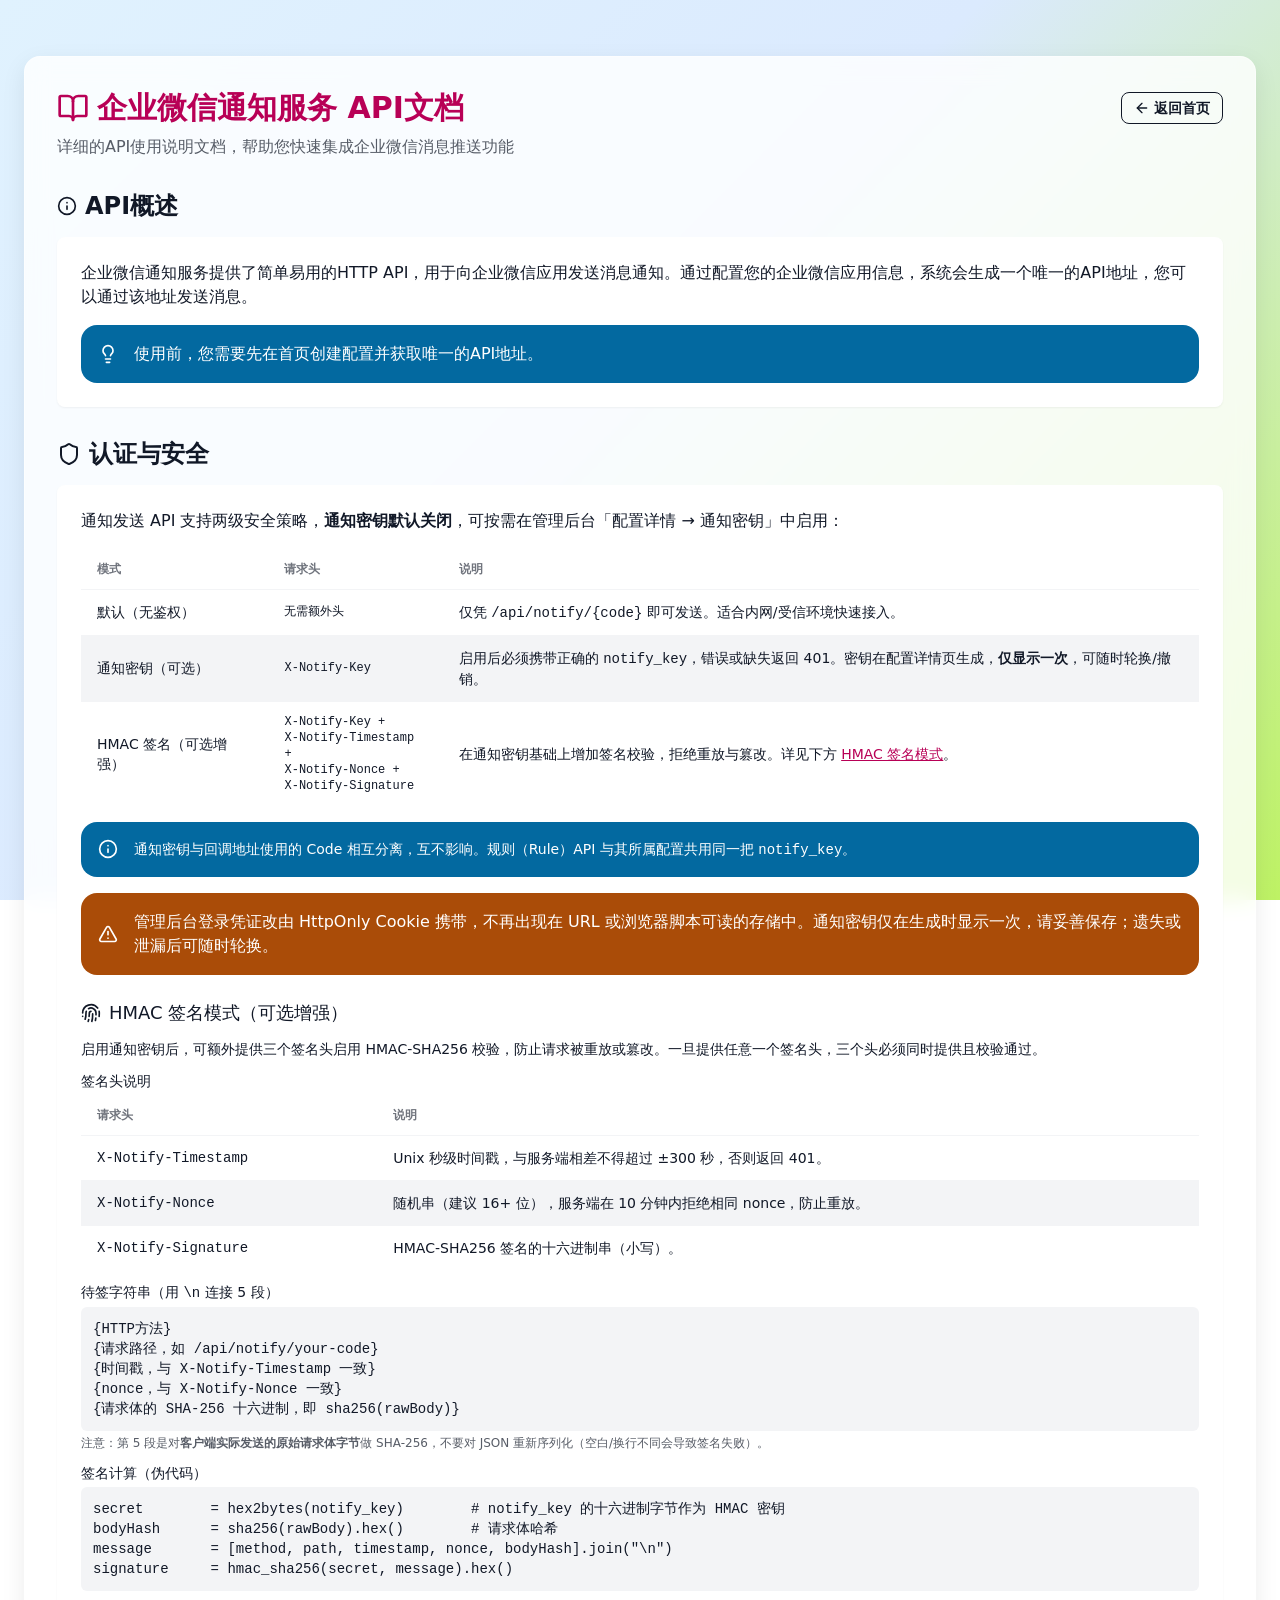
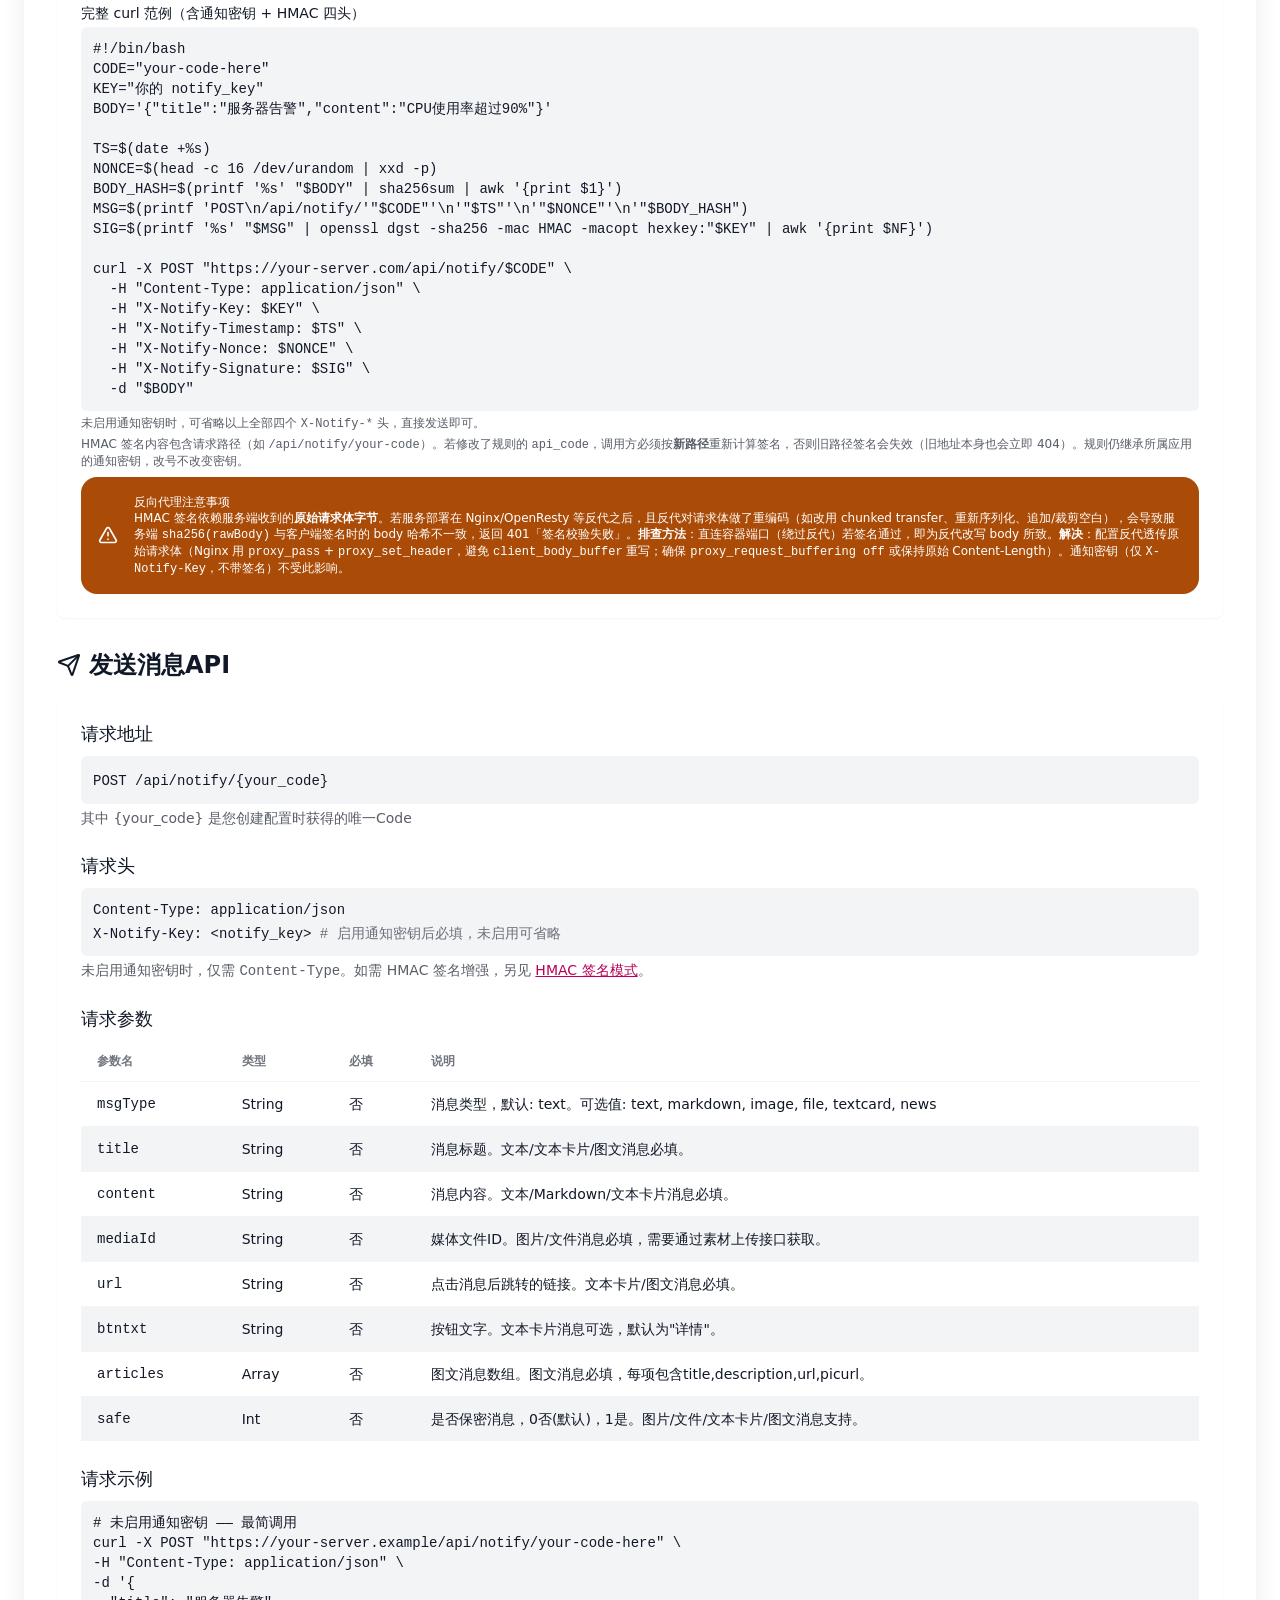
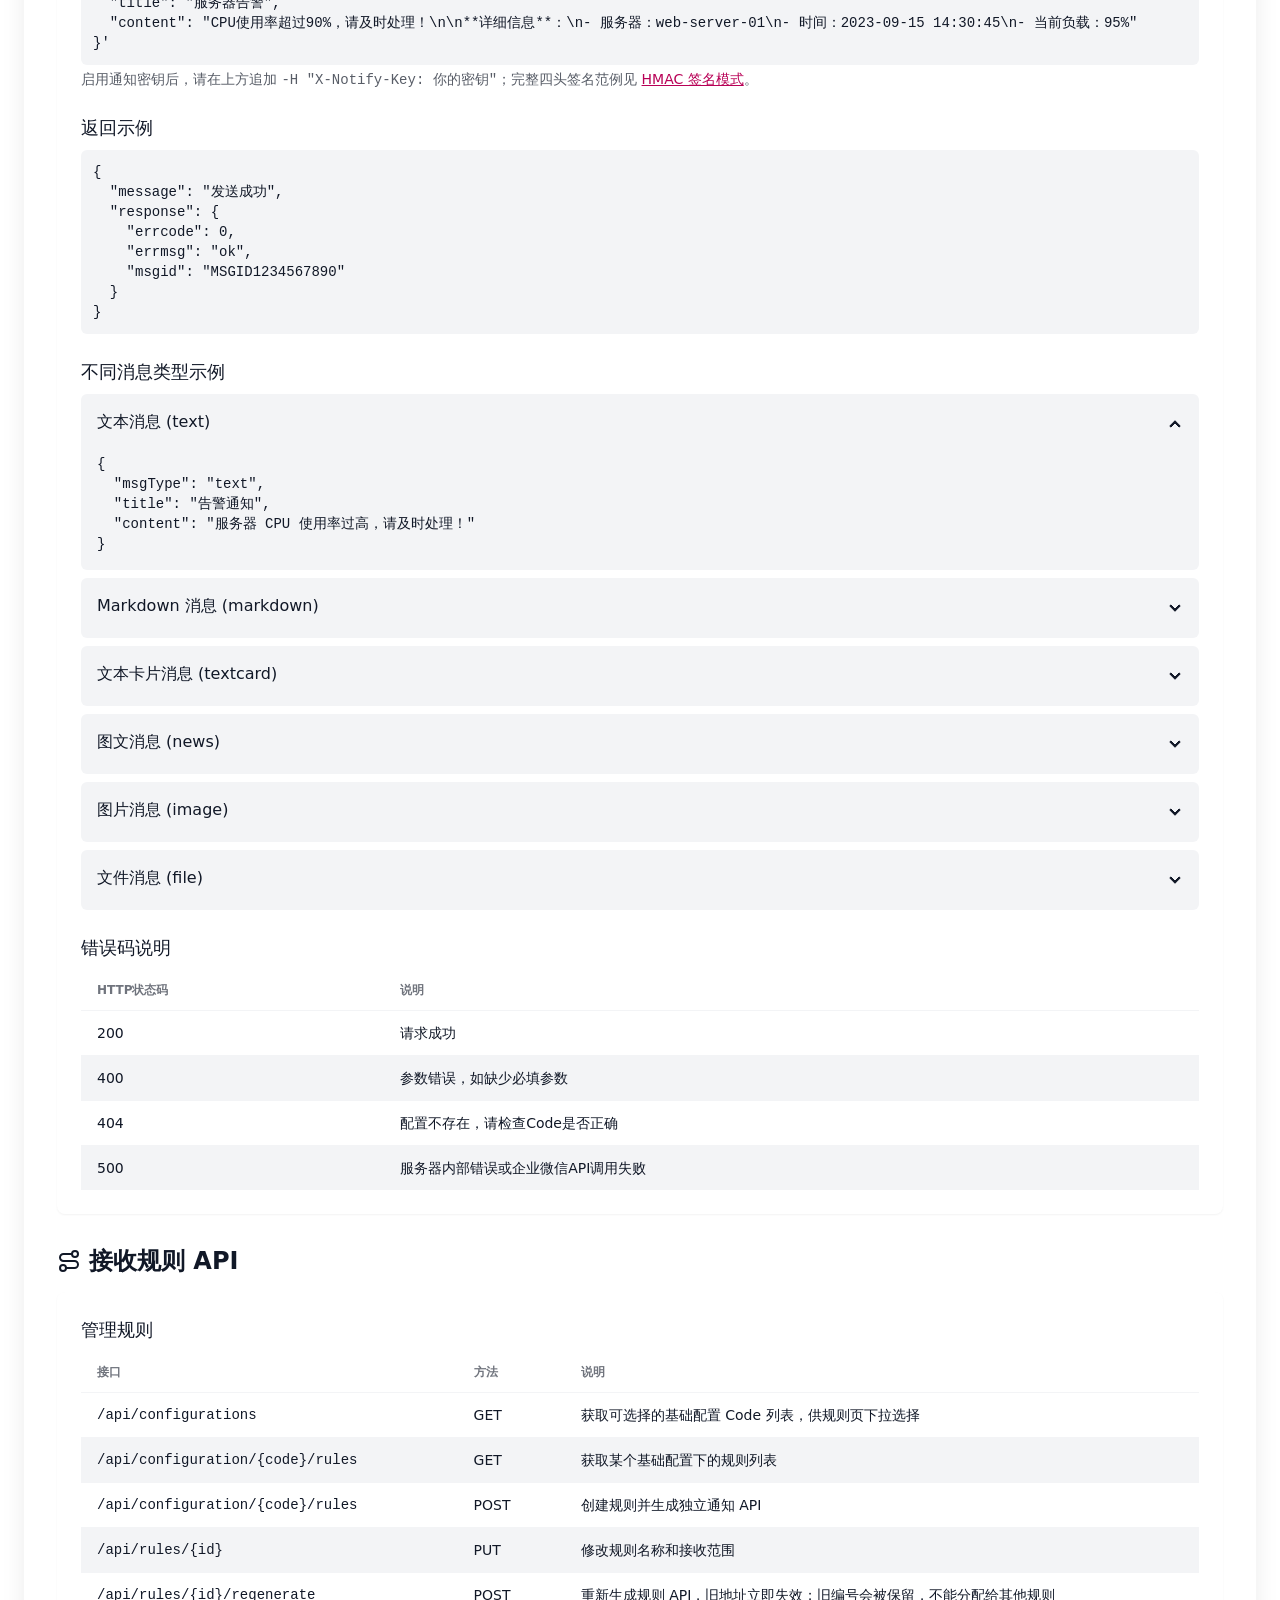
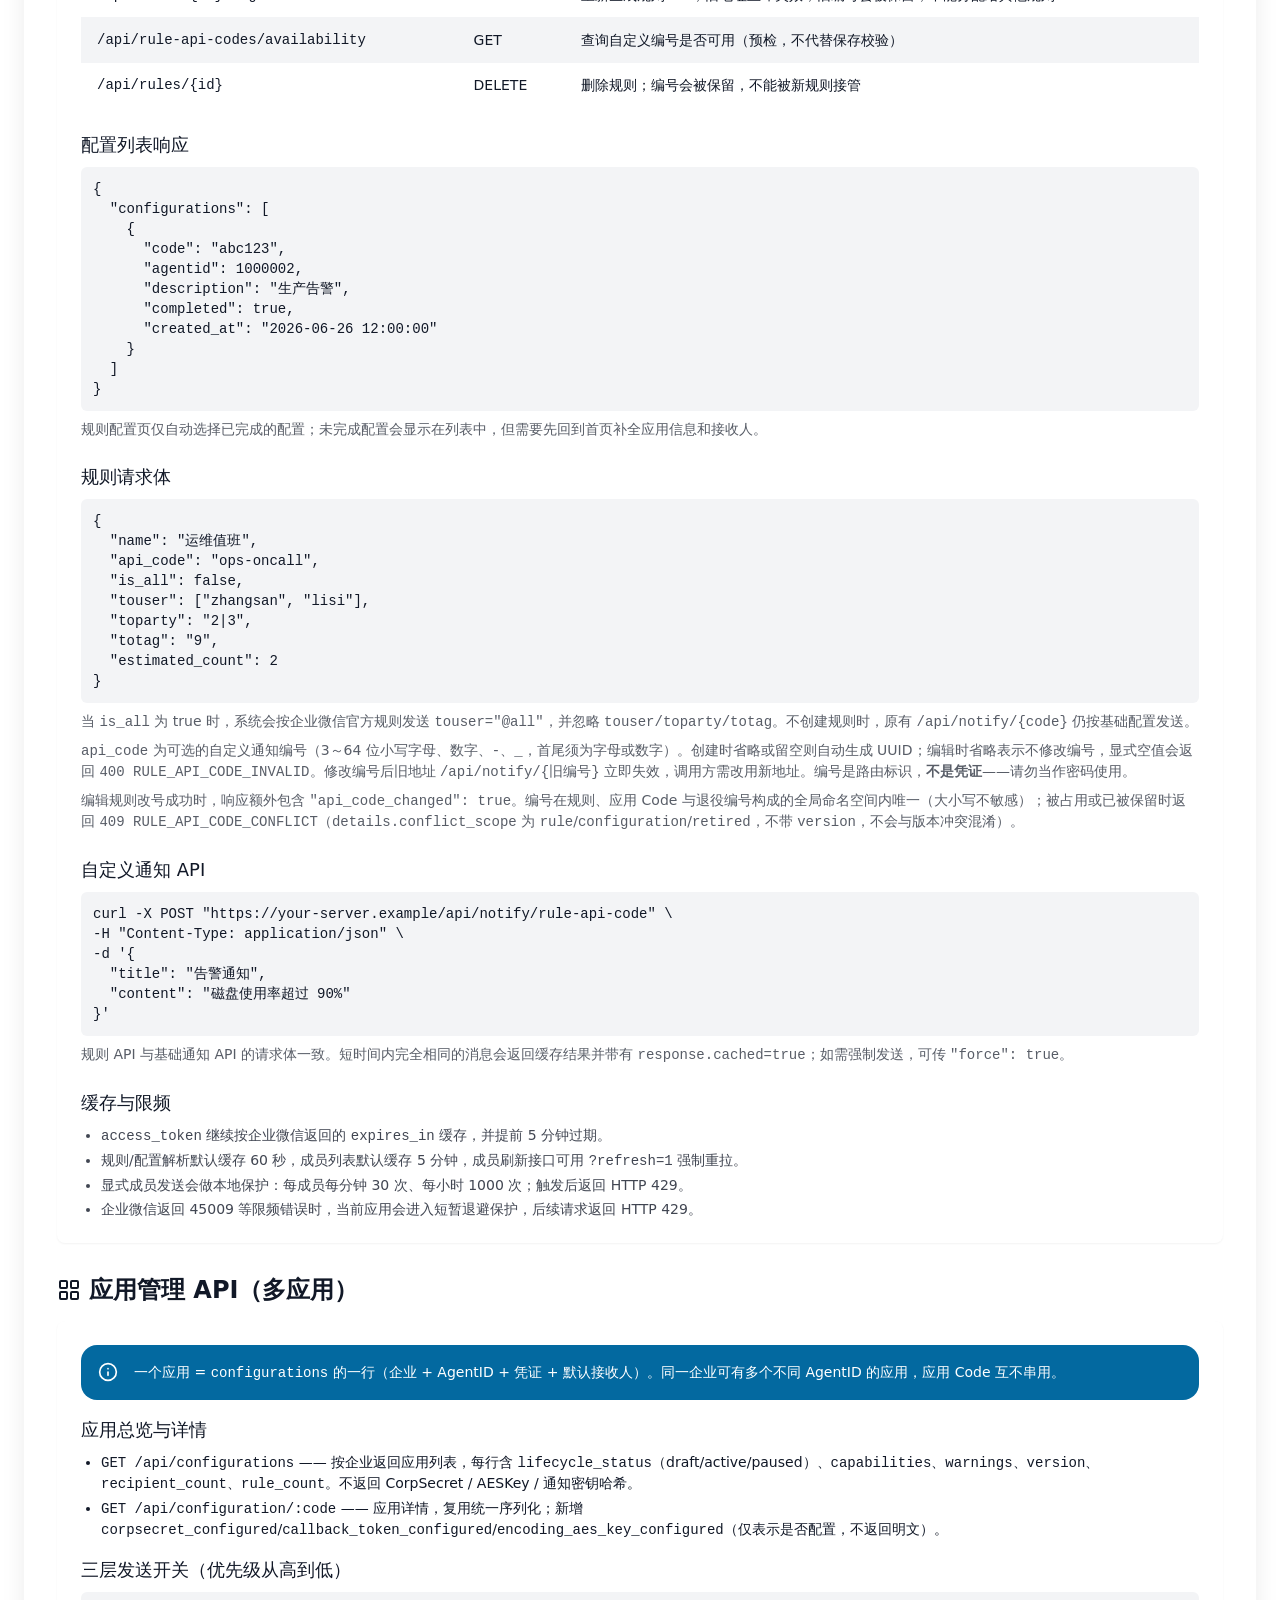
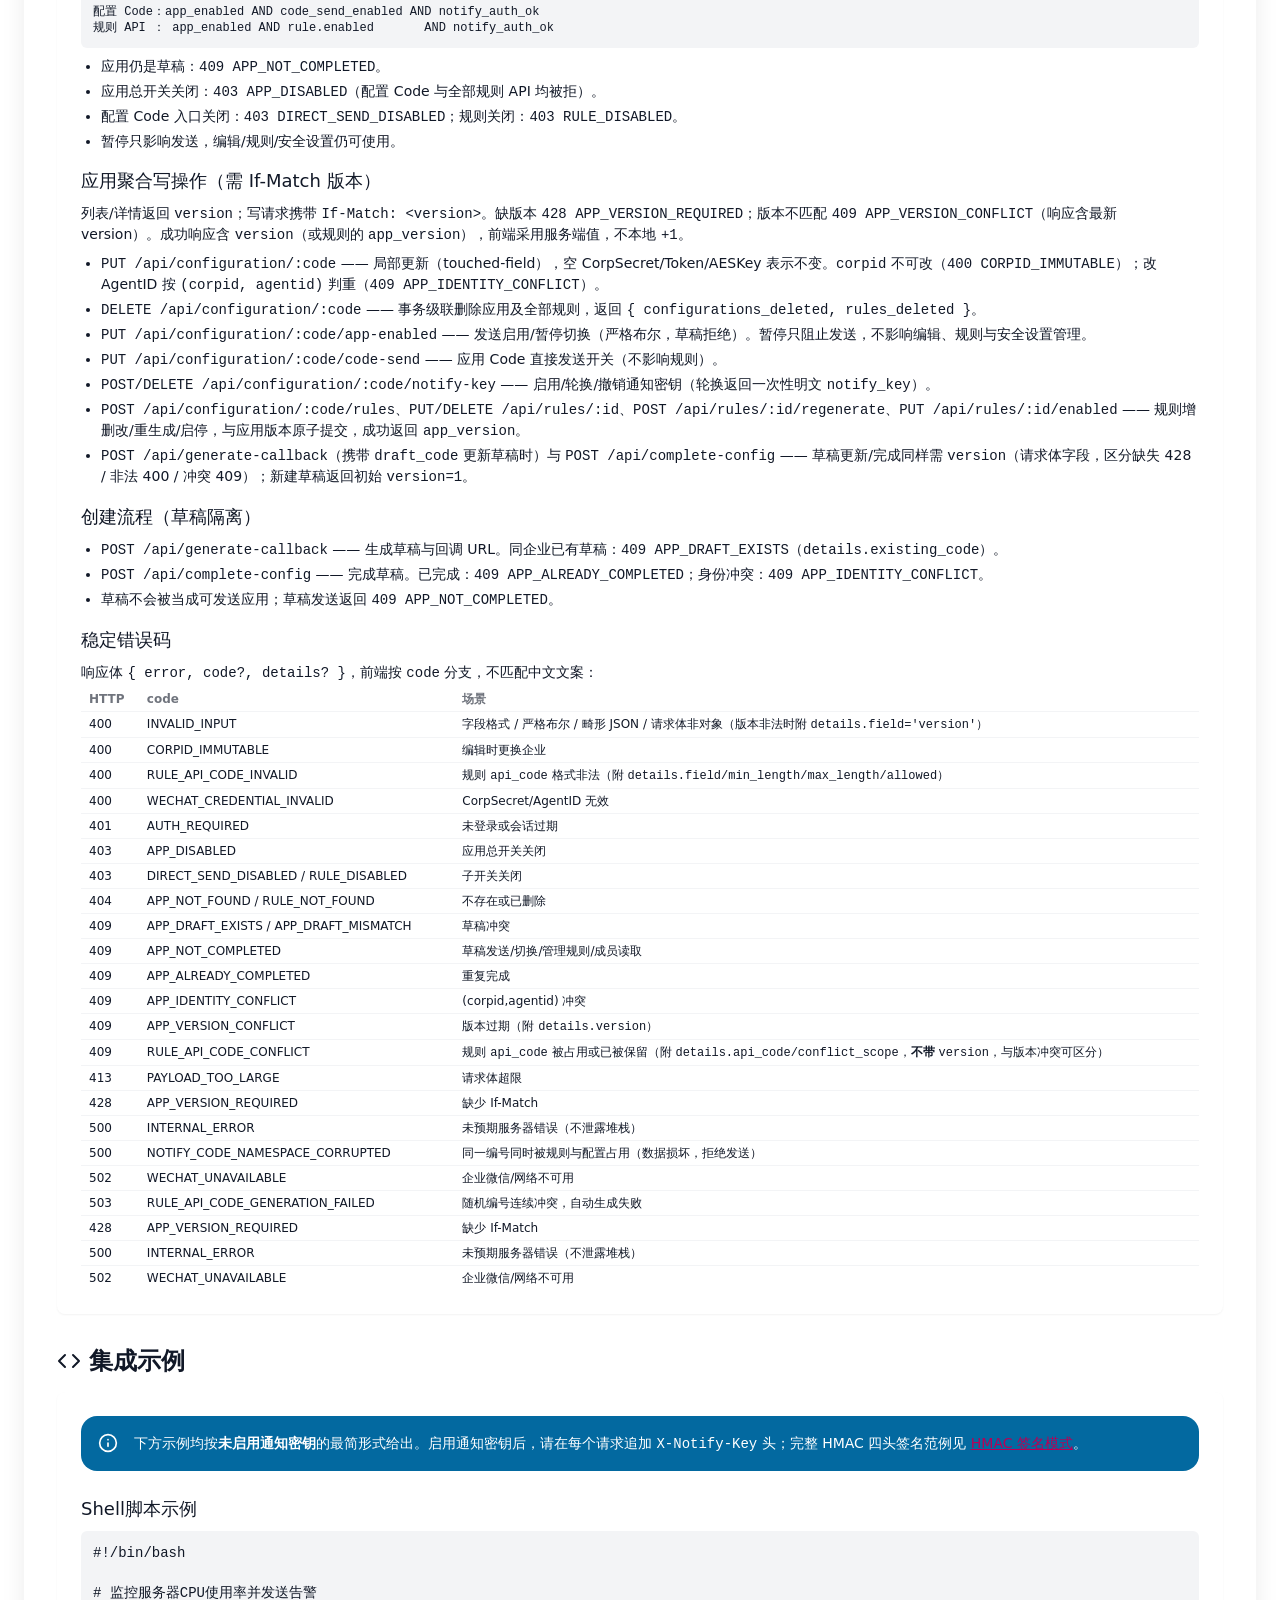
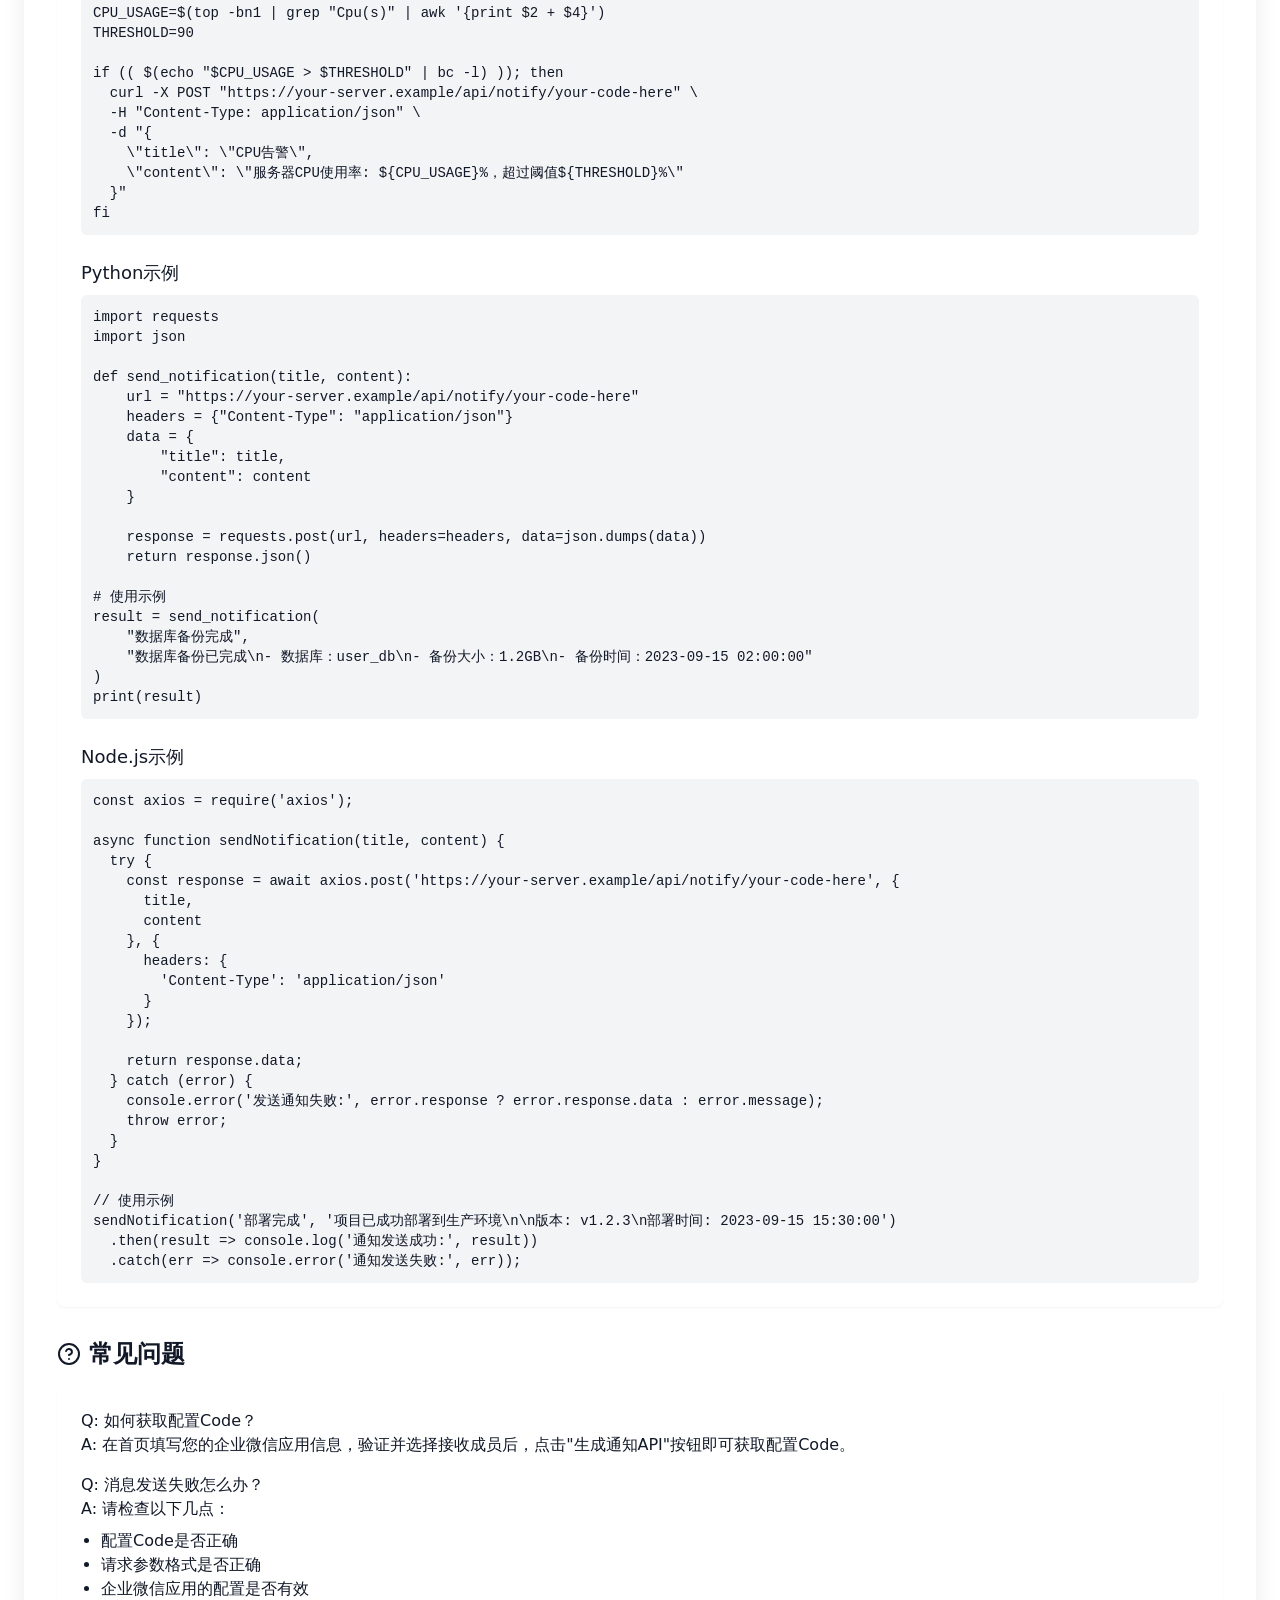
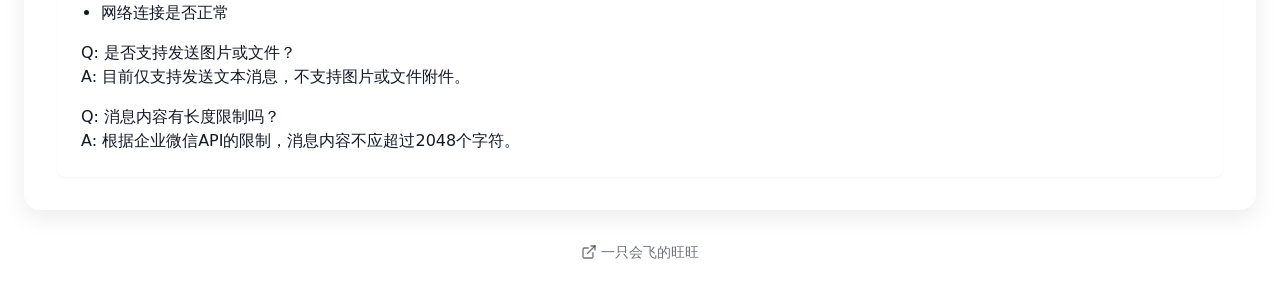
<file: public/api-docs.html>
<!DOCTYPE html>
<html lang="zh-CN" data-theme="qywx">
<head>
    <meta charset="UTF-8">
    <meta name="viewport" content="width=device-width, initial-scale=1.0">
    <meta name="theme-color" content="#e0f2fe">
    <title>企业微信通知服务 - API文档</title>
    <link rel="icon" href="/public/favicon.svg" type="image/svg+xml">
    <link rel="stylesheet" href="/public/app.css">
    <link rel="stylesheet" href="/public/styles.css">
    <script defer src="/public/vendor/lucide.min.js"></script>
</head>
<body class="app-safe-pad flex flex-col items-center justify-center">
    <a href="#main-content" class="app-skip-link">跳到主内容</a>
    <main id="main-content" class="api-docs-card w-full max-w-4xl min-w-0 glass-card p-4 sm:p-6 md:p-8 my-4 sm:my-8" tabindex="-1">
        <header class="mb-6 sm:mb-8">
            <div class="flex items-center justify-between flex-wrap gap-3">
                <h1 class="app-type-display text-primary flex items-center gap-2 min-w-0">
                    <i data-lucide="book-open" class="icon-xl flex-shrink-0" aria-hidden="true"></i>
                    企业微信通知服务 API文档
                </h1>
                <a href="/" class="btn btn-outline btn-sm gap-1">
                    <i data-lucide="arrow-left" class="icon-sm" aria-hidden="true"></i>
                    返回首页
                </a>
            </div>
            <p class="app-type-lead text-base-content/70 mt-2">详细的API使用说明文档，帮助您快速集成企业微信消息推送功能</p>
        </header>

        <div class="space-y-6 sm:space-y-8">
            <!-- API概述 -->
            <section>
                <h2 class="app-type-page mb-3 sm:mb-4 flex items-center gap-2">
                    <i data-lucide="info" class="icon-md flex-shrink-0"></i>
                    API概述
                </h2>
                <div class="bg-base-100 p-4 sm:p-6 rounded-lg shadow-sm">
                    <p class="mb-4">企业微信通知服务提供了简单易用的HTTP API，用于向企业微信应用发送消息通知。通过配置您的企业微信应用信息，系统会生成一个唯一的API地址，您可以通过该地址发送消息。</p>
                    <div class="alert alert-info">
                        <i data-lucide="lightbulb" class="h-5 w-5"></i>
                        <span>使用前，您需要先在首页创建配置并获取唯一的API地址。</span>
                    </div>
                </div>
            </section>

            <!-- 认证与安全 -->
            <section id="auth">
                <h2 class="app-type-page mb-3 sm:mb-4 flex items-center gap-2">
                    <i data-lucide="shield" class="h-6 w-6"></i>
                    认证与安全
                </h2>
                <div class="bg-base-100 p-4 sm:p-6 rounded-lg shadow-sm space-y-4">
                    <p>通知发送 API 支持两级安全策略，<strong>通知密钥默认关闭</strong>，可按需在管理后台「配置详情 → 通知密钥」中启用：</p>
                    <div class="overflow-x-auto">
                        <table class="table table-zebra w-full">
                            <thead>
                                <tr>
                                    <th>模式</th>
                                    <th>请求头</th>
                                    <th>说明</th>
                                </tr>
                            </thead>
                            <tbody>
                                <tr>
                                    <td class="font-medium">默认（无鉴权）</td>
                                    <td class="font-mono text-xs">无需额外头</td>
                                    <td>仅凭 <code>/api/notify/{code}</code> 即可发送。适合内网/受信环境快速接入。</td>
                                </tr>
                                <tr>
                                    <td class="font-medium">通知密钥（可选）</td>
                                    <td class="font-mono text-xs">X-Notify-Key</td>
                                    <td>启用后必须携带正确的 <code>notify_key</code>，错误或缺失返回 401。密钥在配置详情页生成，<strong>仅显示一次</strong>，可随时轮换/撤销。</td>
                                </tr>
                                <tr>
                                    <td class="font-medium">HMAC 签名（可选增强）</td>
                                    <td class="font-mono text-xs">X-Notify-Key +<br>X-Notify-Timestamp +<br>X-Notify-Nonce +<br>X-Notify-Signature</td>
                                    <td>在通知密钥基础上增加签名校验，拒绝重放与篡改。详见下方 <a href="#hmac" class="link link-primary">HMAC 签名模式</a>。</td>
                                </tr>
                            </tbody>
                        </table>
                    </div>
                    <div class="alert alert-info">
                        <i data-lucide="info" class="h-5 w-5"></i>
                        <div class="text-sm">通知密钥与回调地址使用的 Code 相互分离，互不影响。规则（Rule）API 与其所属配置共用同一把 <code>notify_key</code>。</div>
                    </div>
                    <div class="alert alert-warning">
                        <i data-lucide="alert-triangle" class="h-5 w-5"></i>
                        <span>管理后台登录凭证改由 HttpOnly Cookie 携带，不再出现在 URL 或浏览器脚本可读的存储中。通知密钥仅在生成时显示一次，请妥善保存；遗失或泄漏后可随时轮换。</span>
                    </div>

                    <!-- HMAC 签名模式子节 -->
                    <div id="hmac" class="pt-2">
                        <h3 class="font-medium text-lg mb-3 flex items-center gap-2">
                            <i data-lucide="fingerprint" class="h-5 w-5"></i>
                            HMAC 签名模式（可选增强）
                        </h3>
                        <p class="mb-3 text-sm">启用通知密钥后，可额外提供三个签名头启用 HMAC-SHA256 校验，防止请求被重放或篡改。一旦提供任意一个签名头，三个头必须同时提供且校验通过。</p>
                        <div class="space-y-3">
                            <div>
                                <div class="font-medium text-sm mb-1">签名头说明</div>
                                <div class="overflow-x-auto">
                                    <table class="table table-zebra w-full text-sm">
                                        <thead>
                                            <tr>
                                                <th>请求头</th>
                                                <th>说明</th>
                                            </tr>
                                        </thead>
                                        <tbody>
                                            <tr>
                                                <td class="font-mono">X-Notify-Timestamp</td>
                                                <td>Unix 秒级时间戳，与服务端相差不得超过 ±300 秒，否则返回 401。</td>
                                            </tr>
                                            <tr>
                                                <td class="font-mono">X-Notify-Nonce</td>
                                                <td>随机串（建议 16+ 位），服务端在 10 分钟内拒绝相同 nonce，防止重放。</td>
                                            </tr>
                                            <tr>
                                                <td class="font-mono">X-Notify-Signature</td>
                                                <td>HMAC-SHA256 签名的十六进制串（小写）。</td>
                                            </tr>
                                        </tbody>
                                    </table>
                                </div>
                            </div>
                            <div>
                                <div class="font-medium text-sm mb-1">待签字符串（用 <code>\n</code> 连接 5 段）</div>
                                <div class="bg-base-200 p-3 rounded-md">
<pre class="text-sm">{HTTP方法}
{请求路径，如 /api/notify/your-code}
{时间戳，与 X-Notify-Timestamp 一致}
{nonce，与 X-Notify-Nonce 一致}
{请求体的 SHA-256 十六进制，即 sha256(rawBody)}</pre>
                                </div>
                                <p class="text-xs text-base-content/70 mt-1">注意：第 5 段是对<strong>客户端实际发送的原始请求体字节</strong>做 SHA-256，不要对 JSON 重新序列化（空白/换行不同会导致签名失败）。</p>
                            </div>
                            <div>
                                <div class="font-medium text-sm mb-1">签名计算（伪代码）</div>
                                <div class="bg-base-200 p-3 rounded-md">
<pre class="text-sm">secret        = hex2bytes(notify_key)        # notify_key 的十六进制字节作为 HMAC 密钥
bodyHash      = sha256(rawBody).hex()        # 请求体哈希
message       = [method, path, timestamp, nonce, bodyHash].join("\n")
signature     = hmac_sha256(secret, message).hex()</pre>
                                </div>
                            </div>
                            <div>
                                <div class="font-medium text-sm mb-1">完整 curl 范例（含通知密钥 + HMAC 四头）</div>
                                <div class="bg-base-200 p-3 rounded-md">
<pre class="text-sm">#!/bin/bash
CODE="your-code-here"
KEY="你的 notify_key"
BODY='{"title":"服务器告警","content":"CPU使用率超过90%"}'

TS=$(date +%s)
NONCE=$(head -c 16 /dev/urandom | xxd -p)
BODY_HASH=$(printf '%s' "$BODY" | sha256sum | awk '{print $1}')
MSG=$(printf 'POST\n/api/notify/'"$CODE"'\n'"$TS"'\n'"$NONCE"'\n'"$BODY_HASH")
SIG=$(printf '%s' "$MSG" | openssl dgst -sha256 -mac HMAC -macopt hexkey:"$KEY" | awk '{print $NF}')

curl -X POST "https://your-server.com/api/notify/$CODE" \
  -H "Content-Type: application/json" \
  -H "X-Notify-Key: $KEY" \
  -H "X-Notify-Timestamp: $TS" \
  -H "X-Notify-Nonce: $NONCE" \
  -H "X-Notify-Signature: $SIG" \
  -d "$BODY"</pre>
                                </div>
                                <p class="text-xs text-base-content/70 mt-1">未启用通知密钥时，可省略以上全部四个 <code>X-Notify-*</code> 头，直接发送即可。</p>
                                <p class="text-xs text-base-content/70 mt-1">HMAC 签名内容包含请求路径（如 <code>/api/notify/your-code</code>）。若修改了规则的 <code>api_code</code>，调用方必须按<strong>新路径</strong>重新计算签名，否则旧路径签名会失效（旧地址本身也会立即 404）。规则仍继承所属应用的通知密钥，改号不改变密钥。</p>
                                <div class="alert alert-warning mt-2">
                                    <i data-lucide="alert-triangle" class="h-5 w-5"></i>
                                    <div class="text-xs">
                                        <div class="font-medium">反向代理注意事项</div>
                                        <div>HMAC 签名依赖服务端收到的<strong>原始请求体字节</strong>。若服务部署在 Nginx/OpenResty 等反代之后，且反代对请求体做了重编码（如改用 chunked transfer、重新序列化、追加/裁剪空白），会导致服务端 <code>sha256(rawBody)</code> 与客户端签名时的 body 哈希不一致，返回 401「签名校验失败」。<strong>排查方法</strong>：直连容器端口（绕过反代）若签名通过，即为反代改写 body 所致。<strong>解决</strong>：配置反代透传原始请求体（Nginx 用 <code>proxy_pass</code> + <code>proxy_set_header</code>，避免 <code>client_body_buffer</code> 重写；确保 <code>proxy_request_buffering off</code> 或保持原始 Content-Length）。通知密钥（仅 <code>X-Notify-Key</code>，不带签名）不受此影响。</div>
                                    </div>
                                </div>
                            </div>
                        </div>
                    </div>
                </div>
            </section>

            <!-- 发送消息API -->
            <section>
                <h2 class="app-type-page mb-3 sm:mb-4 flex items-center gap-2">
                    <i data-lucide="send" class="h-6 w-6"></i>
                    发送消息API
                </h2>
                <div class="bg-base-100 p-4 sm:p-6 rounded-lg shadow-sm space-y-6">
                    <div>
                        <h3 class="font-medium mb-2 text-lg">请求地址</h3>
                        <div class="bg-base-200 p-3 rounded-md">
                            <code class="text-sm">POST /api/notify/{your_code}</code>
                        </div>
                        <p class="text-sm text-base-content/70 mt-1">其中 {your_code} 是您创建配置时获得的唯一Code</p>
                    </div>

                    <div>
                        <h3 class="font-medium mb-2 text-lg">请求头</h3>
                        <div class="bg-base-200 p-3 rounded-md space-y-1">
                            <code class="text-sm block">Content-Type: application/json</code>
                            <code class="text-sm block">X-Notify-Key: &lt;notify_key&gt;  <span class="text-base-content/60"># 启用通知密钥后必填，未启用可省略</span></code>
                        </div>
                        <p class="text-sm text-base-content/70 mt-1">未启用通知密钥时，仅需 <code>Content-Type</code>。如需 HMAC 签名增强，另见 <a href="#hmac" class="link link-primary">HMAC 签名模式</a>。</p>
                    </div>

                    <div>
                        <h3 class="font-medium mb-2 text-lg">请求参数</h3>
                        <div class="overflow-x-auto">
                            <table class="table table-zebra w-full">
                                <thead>
                                    <tr>
                                        <th>参数名</th>
                                        <th>类型</th>
                                        <th>必填</th>
                                        <th>说明</th>
                                    </tr>
                                </thead>
                                <tbody>
                                    <tr>
                                        <td class="font-mono">msgType</td>
                                        <td>String</td>
                                        <td>否</td>
                                        <td>消息类型，默认: text。可选值: text, markdown, image, file, textcard, news</td>
                                    </tr>
                                    <tr>
                                        <td class="font-mono">title</td>
                                        <td>String</td>
                                        <td>否</td>
                                        <td>消息标题。文本/文本卡片/图文消息必填。</td>
                                    </tr>
                                    <tr>
                                        <td class="font-mono">content</td>
                                        <td>String</td>
                                        <td>否</td>
                                        <td>消息内容。文本/Markdown/文本卡片消息必填。</td>
                                    </tr>
                                    <tr>
                                        <td class="font-mono">mediaId</td>
                                        <td>String</td>
                                        <td>否</td>
                                        <td>媒体文件ID。图片/文件消息必填，需要通过素材上传接口获取。</td>
                                    </tr>
                                    <tr>
                                        <td class="font-mono">url</td>
                                        <td>String</td>
                                        <td>否</td>
                                        <td>点击消息后跳转的链接。文本卡片/图文消息必填。</td>
                                    </tr>
                                    <tr>
                                        <td class="font-mono">btntxt</td>
                                        <td>String</td>
                                        <td>否</td>
                                        <td>按钮文字。文本卡片消息可选，默认为"详情"。</td>
                                    </tr>
                                    <tr>
                                        <td class="font-mono">articles</td>
                                        <td>Array</td>
                                        <td>否</td>
                                        <td>图文消息数组。图文消息必填，每项包含title,description,url,picurl。</td>
                                    </tr>
                                    <tr>
                                        <td class="font-mono">safe</td>
                                        <td>Int</td>
                                        <td>否</td>
                                        <td>是否保密消息，0否(默认)，1是。图片/文件/文本卡片/图文消息支持。</td>
                                    </tr>
                                </tbody>
                            </table>
                        </div>
                    </div>

                    <div>
                        <h3 class="font-medium mb-2 text-lg">请求示例</h3>
                        <div class="bg-base-200 p-3 rounded-md">
<pre class="text-sm"># 未启用通知密钥 —— 最简调用
curl -X POST "https://your-server.example/api/notify/your-code-here" \
-H "Content-Type: application/json" \
-d '{
  "title": "服务器告警",
  "content": "CPU使用率超过90%，请及时处理！\n\n**详细信息**：\n- 服务器：web-server-01\n- 时间：2023-09-15 14:30:45\n- 当前负载：95%"
}'</pre>
                        </div>
                        <p class="text-sm text-base-content/70 mt-1">启用通知密钥后，请在上方追加 <code>-H "X-Notify-Key: 你的密钥"</code>；完整四头签名范例见 <a href="#hmac" class="link link-primary">HMAC 签名模式</a>。</p>
                    </div>

                    <div>
                        <h3 class="font-medium mb-2 text-lg">返回示例</h3>
                        <div class="bg-base-200 p-3 rounded-md">
<pre class="text-sm">{
  "message": "发送成功",
  "response": {
    "errcode": 0,
    "errmsg": "ok",
    "msgid": "MSGID1234567890"
  }
}</pre>
                        </div>
                    </div>

                    <!-- 消息类型示例 -->
                    <div>
                        <h3 class="font-medium mb-2 text-lg">不同消息类型示例</h3>
                        
                        <!-- 文本消息 -->
                        <div class="collapse collapse-arrow bg-base-200 rounded-md mb-2">
                            <input type="checkbox" checked />
                            <div class="collapse-title font-medium">文本消息 (text)</div>
                            <div class="collapse-content">
<pre class="text-sm">{
  "msgType": "text",
  "title": "告警通知",
  "content": "服务器 CPU 使用率过高，请及时处理！"
}</pre>
                            </div>
                        </div>

                        <!-- Markdown 消息 -->
                        <div class="collapse collapse-arrow bg-base-200 rounded-md mb-2">
                            <input type="checkbox" />
                            <div class="collapse-title font-medium">Markdown 消息 (markdown)</div>
                            <div class="collapse-content">
<pre class="text-sm">{
  "msgType": "markdown",
  "title": "告警通知",
  "content": "您的会议室已经预定成功\n> 会议室：**3楼301**\n> 时间：**14:00-16:00**\n> 组织者：@张三\n\n请准时参加会议。"
}</pre>
                            </div>
                        </div>

                        <!-- 文本卡片消息 -->
                        <div class="collapse collapse-arrow bg-base-200 rounded-md mb-2">
                            <input type="checkbox" />
                            <div class="collapse-title font-medium">文本卡片消息 (textcard)</div>
                            <div class="collapse-content">
<pre class="text-sm">{
  "msgType": "textcard",
  "title": "领奖通知",
  "content": "恭喜您获得精美礼品一份，请于本周五前到行政部领取。",
  "url": "https://example.com/prize",
  "btntxt": "查看详情"
}</pre>
                            </div>
                        </div>

                        <!-- 图文消息 -->
                        <div class="collapse collapse-arrow bg-base-200 rounded-md mb-2">
                            <input type="checkbox" />
                            <div class="collapse-title font-medium">图文消息 (news)</div>
                            <div class="collapse-content">
<pre class="text-sm">{
  "msgType": "news",
  "articles": [
    {
      "title": "公司年度旅游通知",
      "description": "一年一度的公司旅游即将开始，欢迎大家积极报名参加！",
      "url": "https://example.com/travel",
      "picurl": "https://example.com/images/travel.jpg"
    }
  ]
}</pre>
                            </div>
                        </div>

                        <!-- 图片消息 -->
                        <div class="collapse collapse-arrow bg-base-200 rounded-md mb-2">
                            <input type="checkbox" />
                            <div class="collapse-title font-medium">图片消息 (image)</div>
                            <div class="collapse-content">
<pre class="text-sm">{
  "msgType": "image",
  "mediaId": "MEDIA_ID",
  "safe": 0
}</pre>
                            </div>
                        </div>

                        <!-- 文件消息 -->
                        <div class="collapse collapse-arrow bg-base-200 rounded-md mb-2">
                            <input type="checkbox" />
                            <div class="collapse-title font-medium">文件消息 (file)</div>
                            <div class="collapse-content">
<pre class="text-sm">{
  "msgType": "file",
  "mediaId": "MEDIA_ID",
  "safe": 0
}</pre>
                            </div>
                        </div>
                    </div>

                    <div>
                        <h3 class="font-medium mb-2 text-lg">错误码说明</h3>
                        <div class="overflow-x-auto">
                            <table class="table table-zebra w-full">
                                <thead>
                                    <tr>
                                        <th>HTTP状态码</th>
                                        <th>说明</th>
                                    </tr>
                                </thead>
                                <tbody>
                                    <tr>
                                        <td>200</td>
                                        <td>请求成功</td>
                                    </tr>
                                    <tr>
                                        <td>400</td>
                                        <td>参数错误，如缺少必填参数</td>
                                    </tr>
                                    <tr>
                                        <td>404</td>
                                        <td>配置不存在，请检查Code是否正确</td>
                                    </tr>
                                    <tr>
                                        <td>500</td>
                                        <td>服务器内部错误或企业微信API调用失败</td>
                                    </tr>
                                </tbody>
                            </table>
                        </div>
                    </div>
                </div>
            </section>

            <!-- 接收规则 API -->
            <section>
                <h2 class="app-type-page mb-3 sm:mb-4 flex items-center gap-2">
                    <i data-lucide="route" class="h-6 w-6"></i>
                    接收规则 API
                </h2>
                <div class="bg-base-100 p-4 sm:p-6 rounded-lg shadow-sm space-y-6">
                    <div>
                        <h3 class="font-medium mb-2 text-lg">管理规则</h3>
                        <div class="overflow-x-auto">
                            <table class="table table-zebra w-full">
                                <thead>
                                    <tr>
                                        <th>接口</th>
                                        <th>方法</th>
                                        <th>说明</th>
                                    </tr>
                                </thead>
                                <tbody>
                                    <tr>
                                        <td class="font-mono">/api/configurations</td>
                                        <td>GET</td>
                                        <td>获取可选择的基础配置 Code 列表，供规则页下拉选择</td>
                                    </tr>
                                    <tr>
                                        <td class="font-mono">/api/configuration/{code}/rules</td>
                                        <td>GET</td>
                                        <td>获取某个基础配置下的规则列表</td>
                                    </tr>
                                    <tr>
                                        <td class="font-mono">/api/configuration/{code}/rules</td>
                                        <td>POST</td>
                                        <td>创建规则并生成独立通知 API</td>
                                    </tr>
                                    <tr>
                                        <td class="font-mono">/api/rules/{id}</td>
                                        <td>PUT</td>
                                        <td>修改规则名称和接收范围</td>
                                    </tr>
                                    <tr>
                                        <td class="font-mono">/api/rules/{id}/regenerate</td>
                                        <td>POST</td>
                                        <td>重新生成规则 API，旧地址立即失效；旧编号会被保留，不能分配给其他规则</td>
                                    </tr>
                                    <tr>
                                        <td class="font-mono">/api/rule-api-codes/availability</td>
                                        <td>GET</td>
                                        <td>查询自定义编号是否可用（预检，不代替保存校验）</td>
                                    </tr>
                                    <tr>
                                        <td class="font-mono">/api/rules/{id}</td>
                                        <td>DELETE</td>
                                        <td>删除规则；编号会被保留，不能被新规则接管</td>
                                    </tr>
                                </tbody>
                            </table>
                        </div>
                    </div>

                    <div>
                        <h3 class="font-medium mb-2 text-lg">配置列表响应</h3>
                        <div class="bg-base-200 p-3 rounded-md">
<pre class="text-sm">{
  "configurations": [
    {
      "code": "abc123",
      "agentid": 1000002,
      "description": "生产告警",
      "completed": true,
      "created_at": "2026-06-26 12:00:00"
    }
  ]
}</pre>
                        </div>
                        <p class="text-sm text-base-content/70 mt-2">规则配置页仅自动选择已完成的配置；未完成配置会显示在列表中，但需要先回到首页补全应用信息和接收人。</p>
                    </div>

                    <div>
                        <h3 class="font-medium mb-2 text-lg">规则请求体</h3>
                        <div class="bg-base-200 p-3 rounded-md">
<pre class="text-sm">{
  "name": "运维值班",
  "api_code": "ops-oncall",
  "is_all": false,
  "touser": ["zhangsan", "lisi"],
  "toparty": "2|3",
  "totag": "9",
  "estimated_count": 2
}</pre>
                        </div>
                        <p class="text-sm text-base-content/70 mt-2">当 <code>is_all</code> 为 true 时，系统会按企业微信官方规则发送 <code>touser="@all"</code>，并忽略 <code>touser/toparty/totag</code>。不创建规则时，原有 <code>/api/notify/{code}</code> 仍按基础配置发送。</p>
                        <p class="text-sm text-base-content/70 mt-2"><code>api_code</code> 为可选的自定义通知编号（3～64 位小写字母、数字、<code>-</code>、<code>_</code>，首尾须为字母或数字）。创建时省略或留空则自动生成 UUID；编辑时省略表示不修改编号，显式空值会返回 <code>400 RULE_API_CODE_INVALID</code>。修改编号后旧地址 <code>/api/notify/{旧编号}</code> 立即失效，调用方需改用新地址。编号是路由标识，<strong>不是凭证</strong>——请勿当作密码使用。</p>
                        <p class="text-sm text-base-content/70 mt-2">编辑规则改号成功时，响应额外包含 <code>"api_code_changed": true</code>。编号在规则、应用 Code 与退役编号构成的全局命名空间内唯一（大小写不敏感）；被占用或已被保留时返回 <code>409 RULE_API_CODE_CONFLICT</code>（<code>details.conflict_scope</code> 为 <code>rule</code>/<code>configuration</code>/<code>retired</code>，不带 <code>version</code>，不会与版本冲突混淆）。</p>
                    </div>

                    <div>
                        <h3 class="font-medium mb-2 text-lg">自定义通知 API</h3>
                        <div class="bg-base-200 p-3 rounded-md">
<pre class="text-sm">curl -X POST "https://your-server.example/api/notify/rule-api-code" \
-H "Content-Type: application/json" \
-d '{
  "title": "告警通知",
  "content": "磁盘使用率超过 90%"
}'</pre>
                        </div>
                        <p class="text-sm text-base-content/70 mt-2">规则 API 与基础通知 API 的请求体一致。短时间内完全相同的消息会返回缓存结果并带有 <code>response.cached=true</code>；如需强制发送，可传 <code>"force": true</code>。</p>
                    </div>

                    <div>
                        <h3 class="font-medium mb-2 text-lg">缓存与限频</h3>
                        <ul class="list-disc pl-5 text-sm text-base-content/80 space-y-1">
                            <li><code>access_token</code> 继续按企业微信返回的 <code>expires_in</code> 缓存，并提前 5 分钟过期。</li>
                            <li>规则/配置解析默认缓存 60 秒，成员列表默认缓存 5 分钟，成员刷新接口可用 <code>?refresh=1</code> 强制重拉。</li>
                            <li>显式成员发送会做本地保护：每成员每分钟 30 次、每小时 1000 次；触发后返回 HTTP 429。</li>
                            <li>企业微信返回 45009 等限频错误时，当前应用会进入短暂退避保护，后续请求返回 HTTP 429。</li>
                        </ul>
                    </div>
                </div>
            </section>

            <!-- 多应用管理 API（2026-07-04） -->
            <section>
                <h2 class="app-type-page mb-3 sm:mb-4 flex items-center gap-2">
                    <i data-lucide="layout-grid" class="h-6 w-6"></i>
                    应用管理 API（多应用）
                </h2>
                <div class="bg-base-100 p-4 sm:p-6 rounded-lg shadow-sm space-y-4 text-sm">
                    <div class="alert alert-info">
                        <i data-lucide="info" class="h-5 w-5"></i>
                        <div>一个应用 = <code>configurations</code> 的一行（企业 + AgentID + 凭证 + 默认接收人）。同一企业可有多个不同 AgentID 的应用，应用 Code 互不串用。</div>
                    </div>

                    <div>
                        <h3 class="font-medium mb-2 text-lg">应用总览与详情</h3>
                        <ul class="list-disc pl-5 space-y-1">
                            <li><code>GET /api/configurations</code> —— 按企业返回应用列表，每行含 <code>lifecycle_status</code>（draft/active/paused）、<code>capabilities</code>、<code>warnings</code>、<code>version</code>、<code>recipient_count</code>、<code>rule_count</code>。不返回 CorpSecret / AESKey / 通知密钥哈希。</li>
                            <li><code>GET /api/configuration/:code</code> —— 应用详情，复用统一序列化；新增 <code>corpsecret_configured</code>/<code>callback_token_configured</code>/<code>encoding_aes_key_configured</code>（仅表示是否配置，不返回明文）。</li>
                        </ul>
                    </div>

                    <div>
                        <h3 class="font-medium mb-2 text-lg">三层发送开关（优先级从高到低）</h3>
                        <pre class="bg-base-200 p-3 rounded-md text-xs">配置 Code：app_enabled AND code_send_enabled AND notify_auth_ok
规则 API ： app_enabled AND rule.enabled       AND notify_auth_ok</pre>
                        <ul class="list-disc pl-5 mt-2 space-y-1">
                            <li>应用仍是草稿：<code>409 APP_NOT_COMPLETED</code>。</li>
                            <li>应用总开关关闭：<code>403 APP_DISABLED</code>（配置 Code 与全部规则 API 均被拒）。</li>
                            <li>配置 Code 入口关闭：<code>403 DIRECT_SEND_DISABLED</code>；规则关闭：<code>403 RULE_DISABLED</code>。</li>
                            <li>暂停只影响发送，编辑/规则/安全设置仍可使用。</li>
                        </ul>
                    </div>

                    <div>
                        <h3 class="font-medium mb-2 text-lg">应用聚合写操作（需 If-Match 版本）</h3>
                        <p class="mb-2">列表/详情返回 <code>version</code>；写请求携带 <code>If-Match: &lt;version&gt;</code>。缺版本 <code>428 APP_VERSION_REQUIRED</code>；版本不匹配 <code>409 APP_VERSION_CONFLICT</code>（响应含最新 version）。成功响应含 <code>version</code>（或规则的 <code>app_version</code>），前端采用服务端值，不本地 <code>+1</code>。</p>
                        <ul class="list-disc pl-5 space-y-1">
                            <li><code>PUT /api/configuration/:code</code> —— 局部更新（touched-field），空 CorpSecret/Token/AESKey 表示不变。<code>corpid</code> 不可改（<code>400 CORPID_IMMUTABLE</code>）；改 AgentID 按 <code>(corpid, agentid)</code> 判重（<code>409 APP_IDENTITY_CONFLICT</code>）。</li>
                            <li><code>DELETE /api/configuration/:code</code> —— 事务级联删除应用及全部规则，返回 <code>{ configurations_deleted, rules_deleted }</code>。</li>
                            <li><code>PUT /api/configuration/:code/app-enabled</code> —— 发送启用/暂停切换（严格布尔，草稿拒绝）。暂停只阻止发送，不影响编辑、规则与安全设置管理。</li>
                            <li><code>PUT /api/configuration/:code/code-send</code> —— 应用 Code 直接发送开关（不影响规则）。</li>
                            <li><code>POST/DELETE /api/configuration/:code/notify-key</code> —— 启用/轮换/撤销通知密钥（轮换返回一次性明文 <code>notify_key</code>）。</li>
                            <li><code>POST /api/configuration/:code/rules</code>、<code>PUT/DELETE /api/rules/:id</code>、<code>POST /api/rules/:id/regenerate</code>、<code>PUT /api/rules/:id/enabled</code> —— 规则增删改/重生成/启停，与应用版本原子提交，成功返回 <code>app_version</code>。</li>
                            <li><code>POST /api/generate-callback</code>（携带 <code>draft_code</code> 更新草稿时）与 <code>POST /api/complete-config</code> —— 草稿更新/完成同样需 <code>version</code>（请求体字段，区分缺失 428 / 非法 400 / 冲突 409）；新建草稿返回初始 <code>version=1</code>。</li>
                        </ul>
                    </div>

                    <div>
                        <h3 class="font-medium mb-2 text-lg">创建流程（草稿隔离）</h3>
                        <ul class="list-disc pl-5 space-y-1">
                            <li><code>POST /api/generate-callback</code> —— 生成草稿与回调 URL。同企业已有草稿：<code>409 APP_DRAFT_EXISTS</code>（<code>details.existing_code</code>）。</li>
                            <li><code>POST /api/complete-config</code> —— 完成草稿。已完成：<code>409 APP_ALREADY_COMPLETED</code>；身份冲突：<code>409 APP_IDENTITY_CONFLICT</code>。</li>
                            <li>草稿不会被当成可发送应用；草稿发送返回 <code>409 APP_NOT_COMPLETED</code>。</li>
                        </ul>
                    </div>

                    <div>
                        <h3 class="font-medium mb-2 text-lg">稳定错误码</h3>
                        <p class="mb-1">响应体 <code>{ error, code?, details? }</code>，前端按 <code>code</code> 分支，不匹配中文文案：</p>
                        <div class="overflow-x-auto">
                            <table class="table table-xs">
                                <thead><tr><th>HTTP</th><th>code</th><th>场景</th></tr></thead>
                                <tbody>
                                    <tr><td>400</td><td>INVALID_INPUT</td><td>字段格式 / 严格布尔 / 畸形 JSON / 请求体非对象（版本非法时附 <code>details.field='version'</code>）</td></tr>
                                    <tr><td>400</td><td>CORPID_IMMUTABLE</td><td>编辑时更换企业</td></tr>
                                    <tr><td>400</td><td>RULE_API_CODE_INVALID</td><td>规则 <code>api_code</code> 格式非法（附 <code>details.field/min_length/max_length/allowed</code>）</td></tr>
                                    <tr><td>400</td><td>WECHAT_CREDENTIAL_INVALID</td><td>CorpSecret/AgentID 无效</td></tr>
                                    <tr><td>401</td><td>AUTH_REQUIRED</td><td>未登录或会话过期</td></tr>
                                    <tr><td>403</td><td>APP_DISABLED</td><td>应用总开关关闭</td></tr>
                                    <tr><td>403</td><td>DIRECT_SEND_DISABLED / RULE_DISABLED</td><td>子开关关闭</td></tr>
                                    <tr><td>404</td><td>APP_NOT_FOUND / RULE_NOT_FOUND</td><td>不存在或已删除</td></tr>
                                    <tr><td>409</td><td>APP_DRAFT_EXISTS / APP_DRAFT_MISMATCH</td><td>草稿冲突</td></tr>
                                    <tr><td>409</td><td>APP_NOT_COMPLETED</td><td>草稿发送/切换/管理规则/成员读取</td></tr>
                                    <tr><td>409</td><td>APP_ALREADY_COMPLETED</td><td>重复完成</td></tr>
                                    <tr><td>409</td><td>APP_IDENTITY_CONFLICT</td><td>(corpid,agentid) 冲突</td></tr>
                                    <tr><td>409</td><td>APP_VERSION_CONFLICT</td><td>版本过期（附 <code>details.version</code>）</td></tr>
                                    <tr><td>409</td><td>RULE_API_CODE_CONFLICT</td><td>规则 <code>api_code</code> 被占用或已被保留（附 <code>details.api_code/conflict_scope</code>，<strong>不带</strong> <code>version</code>，与版本冲突可区分）</td></tr>
                                    <tr><td>413</td><td>PAYLOAD_TOO_LARGE</td><td>请求体超限</td></tr>
                                    <tr><td>428</td><td>APP_VERSION_REQUIRED</td><td>缺少 If-Match</td></tr>
                                    <tr><td>500</td><td>INTERNAL_ERROR</td><td>未预期服务器错误（不泄露堆栈）</td></tr>
                                    <tr><td>500</td><td>NOTIFY_CODE_NAMESPACE_CORRUPTED</td><td>同一编号同时被规则与配置占用（数据损坏，拒绝发送）</td></tr>
                                    <tr><td>502</td><td>WECHAT_UNAVAILABLE</td><td>企业微信/网络不可用</td></tr>
                                    <tr><td>503</td><td>RULE_API_CODE_GENERATION_FAILED</td><td>随机编号连续冲突，自动生成失败</td></tr>
                                    <tr><td>428</td><td>APP_VERSION_REQUIRED</td><td>缺少 If-Match</td></tr>
                                    <tr><td>500</td><td>INTERNAL_ERROR</td><td>未预期服务器错误（不泄露堆栈）</td></tr>
                                    <tr><td>502</td><td>WECHAT_UNAVAILABLE</td><td>企业微信/网络不可用</td></tr>
                                </tbody>
                            </table>
                        </div>
                    </div>
                </div>
            </section>

            <!-- 集成示例 -->
            <section>
                <h2 class="app-type-page mb-3 sm:mb-4 flex items-center gap-2">
                    <i data-lucide="code" class="h-6 w-6"></i>
                    集成示例
                </h2>
                <div class="bg-base-100 p-4 sm:p-6 rounded-lg shadow-sm space-y-6">
                    <div class="alert alert-info">
                        <i data-lucide="info" class="h-5 w-5"></i>
                        <div class="text-sm">下方示例均按<strong>未启用通知密钥</strong>的最简形式给出。启用通知密钥后，请在每个请求追加 <code>X-Notify-Key</code> 头；完整 HMAC 四头签名范例见 <a href="#hmac" class="link link-primary">HMAC 签名模式</a>。</div>
                    </div>
                    <div>
                        <h3 class="font-medium mb-2 text-lg">Shell脚本示例</h3>
                        <div class="bg-base-200 p-3 rounded-md">
<pre class="text-sm">#!/bin/bash

# 监控服务器CPU使用率并发送告警
CPU_USAGE=$(top -bn1 | grep "Cpu(s)" | awk '{print $2 + $4}')
THRESHOLD=90

if (( $(echo "$CPU_USAGE > $THRESHOLD" | bc -l) )); then
  curl -X POST "https://your-server.example/api/notify/your-code-here" \
  -H "Content-Type: application/json" \
  -d "{
    \"title\": \"CPU告警\",
    \"content\": \"服务器CPU使用率: ${CPU_USAGE}%，超过阈值${THRESHOLD}%\"
  }"
fi</pre>
                        </div>
                    </div>

                    <div>
                        <h3 class="font-medium mb-2 text-lg">Python示例</h3>
                        <div class="bg-base-200 p-3 rounded-md">
<pre class="text-sm">import requests
import json

def send_notification(title, content):
    url = "https://your-server.example/api/notify/your-code-here"
    headers = {"Content-Type": "application/json"}
    data = {
        "title": title,
        "content": content
    }
    
    response = requests.post(url, headers=headers, data=json.dumps(data))
    return response.json()

# 使用示例
result = send_notification(
    "数据库备份完成", 
    "数据库备份已完成\n- 数据库：user_db\n- 备份大小：1.2GB\n- 备份时间：2023-09-15 02:00:00"
)
print(result)</pre>
                        </div>
                    </div>

                    <div>
                        <h3 class="font-medium mb-2 text-lg">Node.js示例</h3>
                        <div class="bg-base-200 p-3 rounded-md">
<pre class="text-sm">const axios = require('axios');

async function sendNotification(title, content) {
  try {
    const response = await axios.post('https://your-server.example/api/notify/your-code-here', {
      title,
      content
    }, {
      headers: {
        'Content-Type': 'application/json'
      }
    });
    
    return response.data;
  } catch (error) {
    console.error('发送通知失败:', error.response ? error.response.data : error.message);
    throw error;
  }
}

// 使用示例
sendNotification('部署完成', '项目已成功部署到生产环境\n\n版本: v1.2.3\n部署时间: 2023-09-15 15:30:00')
  .then(result => console.log('通知发送成功:', result))
  .catch(err => console.error('通知发送失败:', err));</pre>
                        </div>
                    </div>
                </div>
            </section>

            <!-- 常见问题 -->
            <section>
                <h2 class="app-type-page mb-3 sm:mb-4 flex items-center gap-2">
                    <i data-lucide="help-circle" class="h-6 w-6"></i>
                    常见问题
                </h2>
                <div class="bg-base-100 p-4 sm:p-6 rounded-lg shadow-sm">
                    <div class="space-y-4">
                        <div>
                            <h3 class="font-medium">Q: 如何获取配置Code？</h3>
                            <p>A: 在首页填写您的企业微信应用信息，验证并选择接收成员后，点击"生成通知API"按钮即可获取配置Code。</p>
                        </div>
                        <div>
                            <h3 class="font-medium">Q: 消息发送失败怎么办？</h3>
                            <p>A: 请检查以下几点：</p>
                            <ul class="list-disc pl-5 mt-2">
                                <li>配置Code是否正确</li>
                                <li>请求参数格式是否正确</li>
                                <li>企业微信应用的配置是否有效</li>
                                <li>网络连接是否正常</li>
                            </ul>
                        </div>
                        <div>
                            <h3 class="font-medium">Q: 是否支持发送图片或文件？</h3>
                            <p>A: 目前仅支持发送文本消息，不支持图片或文件附件。</p>
                        </div>
                        <div>
                            <h3 class="font-medium">Q: 消息内容有长度限制吗？</h3>
                            <p>A: 根据企业微信API的限制，消息内容不应超过2048个字符。</p>
                        </div>
                    </div>
                </div>
            </section>
        </div>
    </main>

    <footer class="text-center text-sm text-base-content/60 mb-4">
        <p class="flex items-center justify-center gap-1">
            <i data-lucide="external-link" class="icon-sm" aria-hidden="true"></i>
            <a href="https://www.wangwangit.com/" target="_blank" rel="noopener noreferrer" class="hover:text-primary transition-colors">一只会飞的旺旺</a>
        </p>
    </footer>

    <!-- SEC-011：脚本外置，避免 CSP 拦截内联脚本 -->
    <script src="/public/api-docs.js"></script>
</body>
</html>
</file>
<file: public/app.css>
*,:after,:before{--tw-border-spacing-x:0;--tw-border-spacing-y:0;--tw-translate-x:0;--tw-translate-y:0;--tw-rotate:0;--tw-skew-x:0;--tw-skew-y:0;--tw-scale-x:1;--tw-scale-y:1;--tw-pan-x: ;--tw-pan-y: ;--tw-pinch-zoom: ;--tw-scroll-snap-strictness:proximity;--tw-gradient-from-position: ;--tw-gradient-via-position: ;--tw-gradient-to-position: ;--tw-ordinal: ;--tw-slashed-zero: ;--tw-numeric-figure: ;--tw-numeric-spacing: ;--tw-numeric-fraction: ;--tw-ring-inset: ;--tw-ring-offset-width:0px;--tw-ring-offset-color:#fff;--tw-ring-color:rgba(59,130,246,.5);--tw-ring-offset-shadow:0 0 #0000;--tw-ring-shadow:0 0 #0000;--tw-shadow:0 0 #0000;--tw-shadow-colored:0 0 #0000;--tw-blur: ;--tw-brightness: ;--tw-contrast: ;--tw-grayscale: ;--tw-hue-rotate: ;--tw-invert: ;--tw-saturate: ;--tw-sepia: ;--tw-drop-shadow: ;--tw-backdrop-blur: ;--tw-backdrop-brightness: ;--tw-backdrop-contrast: ;--tw-backdrop-grayscale: ;--tw-backdrop-hue-rotate: ;--tw-backdrop-invert: ;--tw-backdrop-opacity: ;--tw-backdrop-saturate: ;--tw-backdrop-sepia: ;--tw-contain-size: ;--tw-contain-layout: ;--tw-contain-paint: ;--tw-contain-style: }::backdrop{--tw-border-spacing-x:0;--tw-border-spacing-y:0;--tw-translate-x:0;--tw-translate-y:0;--tw-rotate:0;--tw-skew-x:0;--tw-skew-y:0;--tw-scale-x:1;--tw-scale-y:1;--tw-pan-x: ;--tw-pan-y: ;--tw-pinch-zoom: ;--tw-scroll-snap-strictness:proximity;--tw-gradient-from-position: ;--tw-gradient-via-position: ;--tw-gradient-to-position: ;--tw-ordinal: ;--tw-slashed-zero: ;--tw-numeric-figure: ;--tw-numeric-spacing: ;--tw-numeric-fraction: ;--tw-ring-inset: ;--tw-ring-offset-width:0px;--tw-ring-offset-color:#fff;--tw-ring-color:rgba(59,130,246,.5);--tw-ring-offset-shadow:0 0 #0000;--tw-ring-shadow:0 0 #0000;--tw-shadow:0 0 #0000;--tw-shadow-colored:0 0 #0000;--tw-blur: ;--tw-brightness: ;--tw-contrast: ;--tw-grayscale: ;--tw-hue-rotate: ;--tw-invert: ;--tw-saturate: ;--tw-sepia: ;--tw-drop-shadow: ;--tw-backdrop-blur: ;--tw-backdrop-brightness: ;--tw-backdrop-contrast: ;--tw-backdrop-grayscale: ;--tw-backdrop-hue-rotate: ;--tw-backdrop-invert: ;--tw-backdrop-opacity: ;--tw-backdrop-saturate: ;--tw-backdrop-sepia: ;--tw-contain-size: ;--tw-contain-layout: ;--tw-contain-paint: ;--tw-contain-style: }/*! tailwindcss v3.4.16 | MIT License | https://tailwindcss.com*/*,:after,:before{box-sizing:border-box;border:0 solid #e5e7eb}:after,:before{--tw-content:""}:host,html{line-height:1.5;-webkit-text-size-adjust:100%;-moz-tab-size:4;-o-tab-size:4;tab-size:4;font-family:ui-sans-serif,system-ui,sans-serif,Apple Color Emoji,Segoe UI Emoji,Segoe UI Symbol,Noto Color Emoji;font-feature-settings:normal;font-variation-settings:normal;-webkit-tap-highlight-color:transparent}body{margin:0;line-height:inherit}hr{height:0;color:inherit;border-top-width:1px}abbr:where([title]){-webkit-text-decoration:underline dotted;text-decoration:underline dotted}h1,h2,h3,h4,h5,h6{font-size:inherit;font-weight:inherit}a{color:inherit;text-decoration:inherit}b,strong{font-weight:bolder}code,kbd,pre,samp{font-family:ui-monospace,SFMono-Regular,Menlo,Monaco,Consolas,Liberation Mono,Courier New,monospace;font-feature-settings:normal;font-variation-settings:normal;font-size:1em}small{font-size:80%}sub,sup{font-size:75%;line-height:0;position:relative;vertical-align:baseline}sub{bottom:-.25em}sup{top:-.5em}table{text-indent:0;border-color:inherit;border-collapse:collapse}button,input,optgroup,select,textarea{font-family:inherit;font-feature-settings:inherit;font-variation-settings:inherit;font-size:100%;font-weight:inherit;line-height:inherit;letter-spacing:inherit;color:inherit;margin:0;padding:0}button,select{text-transform:none}button,input:where([type=button]),input:where([type=reset]),input:where([type=submit]){-webkit-appearance:button;background-color:transparent;background-image:none}:-moz-focusring{outline:auto}:-moz-ui-invalid{box-shadow:none}progress{vertical-align:baseline}::-webkit-inner-spin-button,::-webkit-outer-spin-button{height:auto}[type=search]{-webkit-appearance:textfield;outline-offset:-2px}::-webkit-search-decoration{-webkit-appearance:none}::-webkit-file-upload-button{-webkit-appearance:button;font:inherit}summary{display:list-item}blockquote,dd,dl,figure,h1,h2,h3,h4,h5,h6,hr,p,pre{margin:0}fieldset{margin:0}fieldset,legend{padding:0}menu,ol,ul{list-style:none;margin:0;padding:0}dialog{padding:0}textarea{resize:vertical}input::-moz-placeholder,textarea::-moz-placeholder{opacity:1;color:#9ca3af}input::placeholder,textarea::placeholder{opacity:1;color:#9ca3af}[role=button],button{cursor:pointer}:disabled{cursor:default}audio,canvas,embed,iframe,img,object,svg,video{display:block;vertical-align:middle}img,video{max-width:100%;height:auto}[hidden]:where(:not([hidden=until-found])){display:none}:root,[data-theme]{background-color:hsl(var(--b1)/var(--tw-bg-opacity,1));color:hsl(var(--bc)/var(--tw-text-opacity,1))}html{-webkit-tap-highlight-color:transparent}:root{--p:332 100% 36%;--pf:332 100% 29%;--sf:224 76% 41%;--af:175 77% 19%;--nf:215 28% 10%;--btn-text-case:uppercase;--pc:0 0% 100%;--s:224 76% 48%;--sc:0 0% 100%;--a:175 77% 26%;--ac:0 0% 100%;--n:215 28% 17%;--nc:0 0% 100%;--b1:0 0% 100%;--b2:220 14% 96%;--b3:220 13% 91%;--bc:221 39% 11%;--in:201 96% 32%;--inc:0 0% 100%;--su:142 72% 29%;--suc:0 0% 100%;--wa:25 91% 35%;--wac:0 0% 100%;--er:0 74% 42%;--erc:0 0% 100%;--rounded-box:1rem;--rounded-btn:0.5rem;--rounded-badge:9999px;--animation-btn:0.2s;--animation-input:0.2s;--btn-focus-scale:0.98;--border-btn:1px;--tab-border:1px;--tab-radius:0.5rem}.container{width:100%}@media (min-width:640px){.container{max-width:640px}}@media (min-width:768px){.container{max-width:768px}}@media (min-width:1024px){.container{max-width:1024px}}@media (min-width:1280px){.container{max-width:1280px}}@media (min-width:1536px){.container{max-width:1536px}}.alert{display:grid;width:100%;grid-auto-flow:row;align-content:flex-start;align-items:center;justify-items:center;gap:1rem;text-align:center;border-width:1px;--tw-border-opacity:1;border-color:hsl(var(--b2)/var(--tw-border-opacity));padding:1rem;--tw-text-opacity:1;color:hsl(var(--bc)/var(--tw-text-opacity));border-radius:var(--rounded-box,1rem);--alert-bg:hsl(var(--b2));--alert-bg-mix:hsl(var(--b1));background-color:var(--alert-bg)}@media (min-width:640px){.alert{grid-auto-flow:column;grid-template-columns:auto minmax(auto,1fr);justify-items:start;text-align:left}}.avatar.placeholder>div{display:flex;align-items:center;justify-content:center}.badge{display:inline-flex;align-items:center;justify-content:center;transition-property:color,background-color,border-color,text-decoration-color,fill,stroke,opacity,box-shadow,transform,filter,-webkit-backdrop-filter;transition-property:color,background-color,border-color,text-decoration-color,fill,stroke,opacity,box-shadow,transform,filter,backdrop-filter;transition-property:color,background-color,border-color,text-decoration-color,fill,stroke,opacity,box-shadow,transform,filter,backdrop-filter,-webkit-backdrop-filter;transition-timing-function:cubic-bezier(.4,0,.2,1);transition-timing-function:cubic-bezier(0,0,.2,1);transition-duration:.2s;height:1.25rem;font-size:.875rem;line-height:1.25rem;width:-moz-fit-content;width:fit-content;padding-left:.563rem;padding-right:.563rem;border-width:1px;--tw-border-opacity:1;border-color:hsl(var(--b2)/var(--tw-border-opacity));--tw-bg-opacity:1;background-color:hsl(var(--b1)/var(--tw-bg-opacity));--tw-text-opacity:1;color:hsl(var(--bc)/var(--tw-text-opacity));border-radius:var(--rounded-badge,1.9rem)}@media (hover:hover){.label a:hover{--tw-text-opacity:1;color:hsl(var(--bc)/var(--tw-text-opacity))}.link-primary:hover{--tw-text-opacity:1;color:hsl(var(--pf)/var(--tw-text-opacity))}.menu li>:not(ul):not(.menu-title):not(details).active,.menu li>:not(ul):not(.menu-title):not(details):active,.menu li>details>summary:active{--tw-bg-opacity:1;background-color:hsl(var(--n)/var(--tw-bg-opacity));--tw-text-opacity:1;color:hsl(var(--nc)/var(--tw-text-opacity))}.tab:hover{--tw-text-opacity:1}.table tr.hover:hover,.table tr.hover:nth-child(2n):hover{--tw-bg-opacity:1;background-color:hsl(var(--b2)/var(--tw-bg-opacity))}.table-zebra tr.hover:hover,.table-zebra tr.hover:nth-child(2n):hover{--tw-bg-opacity:1;background-color:hsl(var(--b3)/var(--tw-bg-opacity))}}.btn{display:inline-flex;flex-shrink:0;cursor:pointer;-webkit-user-select:none;-moz-user-select:none;user-select:none;flex-wrap:wrap;align-items:center;justify-content:center;border-color:transparent;border-color:hsl(var(--b2)/var(--tw-border-opacity));text-align:center;transition-property:color,background-color,border-color,text-decoration-color,fill,stroke,opacity,box-shadow,transform,filter,-webkit-backdrop-filter;transition-property:color,background-color,border-color,text-decoration-color,fill,stroke,opacity,box-shadow,transform,filter,backdrop-filter;transition-property:color,background-color,border-color,text-decoration-color,fill,stroke,opacity,box-shadow,transform,filter,backdrop-filter,-webkit-backdrop-filter;transition-timing-function:cubic-bezier(.4,0,.2,1);transition-timing-function:cubic-bezier(0,0,.2,1);transition-duration:.2s;border-radius:var(--rounded-btn,.5rem);height:3rem;padding-left:1rem;padding-right:1rem;font-size:.875rem;line-height:1.25rem;line-height:1em;min-height:3rem;gap:.5rem;font-weight:600;text-decoration-line:none;border-width:var(--border-btn,1px);animation:button-pop var(--animation-btn,.25s) ease-out;text-transform:var(--btn-text-case,uppercase);--tw-border-opacity:1;--tw-bg-opacity:1;background-color:hsl(var(--b2)/var(--tw-bg-opacity));--tw-text-opacity:1;color:hsl(var(--bc)/var(--tw-text-opacity));outline-color:hsl(var(--bc)/1)}.btn-disabled,.btn:disabled,.btn[disabled]{pointer-events:none}.btn-group>input[type=radio].btn{-webkit-appearance:none;-moz-appearance:none;appearance:none}.btn-group>input[type=radio].btn:before{content:attr(data-title)}.btn:is(input[type=checkbox]),.btn:is(input[type=radio]){width:auto;-webkit-appearance:none;-moz-appearance:none;appearance:none}.btn:is(input[type=checkbox]):after,.btn:is(input[type=radio]):after{--tw-content:attr(aria-label);content:var(--tw-content)}.card{position:relative;display:flex;flex-direction:column;border-radius:var(--rounded-box,1rem)}.card:focus{outline:2px solid transparent;outline-offset:2px}.card figure{display:flex;align-items:center;justify-content:center}.card.image-full{display:grid}.card.image-full:before{position:relative;content:"";z-index:10;--tw-bg-opacity:1;background-color:hsl(var(--n)/var(--tw-bg-opacity));opacity:.75;border-radius:var(--rounded-box,1rem)}.card.image-full:before,.card.image-full>*{grid-column-start:1;grid-row-start:1}.card.image-full>figure img{height:100%;-o-object-fit:cover;object-fit:cover}.card.image-full>.card-body{position:relative;z-index:20;--tw-text-opacity:1;color:hsl(var(--nc)/var(--tw-text-opacity))}.checkbox{flex-shrink:0;--chkbg:var(--bc);--chkfg:var(--b1);height:1.5rem;width:1.5rem;cursor:pointer;-webkit-appearance:none;-moz-appearance:none;appearance:none;border-width:1px;border-color:hsl(var(--bc)/var(--tw-border-opacity));--tw-border-opacity:0.2;border-radius:var(--rounded-btn,.5rem)}.collapse:not(td):not(tr):not(colgroup){visibility:visible}.collapse{position:relative;display:grid;overflow:hidden;grid-template-rows:auto 0fr;transition:grid-template-rows .2s;width:100%;border-radius:var(--rounded-box,1rem)}.collapse-content,.collapse-title,.collapse>input[type=checkbox],.collapse>input[type=radio]{grid-column-start:1;grid-row-start:1}.collapse>input[type=checkbox],.collapse>input[type=radio]{-webkit-appearance:none;-moz-appearance:none;appearance:none;opacity:0}.collapse-content{visibility:hidden;grid-column-start:1;grid-row-start:2;min-height:0;transition:visibility .2s;transition:padding .2s ease-out,background-color .2s ease-out;padding-left:1rem;padding-right:1rem;cursor:unset}.collapse-open,.collapse:focus:not(.collapse-close),.collapse[open]{grid-template-rows:auto 1fr}.collapse:not(.collapse-close):has(>input[type=checkbox]:checked),.collapse:not(.collapse-close):has(>input[type=radio]:checked){grid-template-rows:auto 1fr}.collapse-open .collapse-content,.collapse:focus:not(.collapse-close) .collapse-content,.collapse:not(.collapse-close) input[type=checkbox]:checked~.collapse-content,.collapse:not(.collapse-close) input[type=radio]:checked~.collapse-content,.collapse[open] .collapse-content{visibility:visible;min-height:-moz-fit-content;min-height:fit-content}.divider{display:flex;flex-direction:row;align-items:center;align-self:stretch;margin-top:1rem;margin-bottom:1rem;height:1rem;white-space:nowrap}.divider:after,.divider:before{content:"";flex-grow:1;height:.125rem;width:100%}@media (hover:hover){.btm-nav>.disabled:hover,.btm-nav>[disabled]:hover{pointer-events:none;--tw-border-opacity:0;background-color:hsl(var(--n)/var(--tw-bg-opacity));--tw-bg-opacity:0.1;color:hsl(var(--bc)/var(--tw-text-opacity));--tw-text-opacity:0.2}.btn:hover{border-color:hsl(var(--b3)/var(--tw-border-opacity));background-color:hsl(var(--b3)/var(--tw-bg-opacity))}.btn-primary:hover,.btn:hover{--tw-border-opacity:1;--tw-bg-opacity:1}.btn-primary:hover{border-color:hsl(var(--pf)/var(--tw-border-opacity));background-color:hsl(var(--pf)/var(--tw-bg-opacity))}.btn-success:hover{border-color:hsl(var(--su)/var(--tw-border-opacity));background-color:hsl(var(--su)/var(--tw-bg-opacity))}.btn-success:hover,.btn-warning:hover{--tw-border-opacity:1;--tw-bg-opacity:1}.btn-warning:hover{border-color:hsl(var(--wa)/var(--tw-border-opacity));background-color:hsl(var(--wa)/var(--tw-bg-opacity))}.btn-error:hover{--tw-border-opacity:1;border-color:hsl(var(--er)/var(--tw-border-opacity));--tw-bg-opacity:1;background-color:hsl(var(--er)/var(--tw-bg-opacity))}.btn.glass:hover{--glass-opacity:25%;--glass-border-opacity:15%}.btn-ghost:hover{--tw-border-opacity:0;background-color:hsl(var(--bc)/var(--tw-bg-opacity));--tw-bg-opacity:0.2}.btn-outline:hover{border-color:hsl(var(--bc)/var(--tw-border-opacity));background-color:hsl(var(--bc)/var(--tw-bg-opacity));color:hsl(var(--b1)/var(--tw-text-opacity))}.btn-outline.btn-primary:hover,.btn-outline:hover{--tw-border-opacity:1;--tw-bg-opacity:1;--tw-text-opacity:1}.btn-outline.btn-primary:hover{border-color:hsl(var(--pf)/var(--tw-border-opacity));background-color:hsl(var(--pf)/var(--tw-bg-opacity));color:hsl(var(--pc)/var(--tw-text-opacity))}.btn-outline.btn-secondary:hover{border-color:hsl(var(--sf)/var(--tw-border-opacity));background-color:hsl(var(--sf)/var(--tw-bg-opacity));color:hsl(var(--sc)/var(--tw-text-opacity))}.btn-outline.btn-accent:hover,.btn-outline.btn-secondary:hover{--tw-border-opacity:1;--tw-bg-opacity:1;--tw-text-opacity:1}.btn-outline.btn-accent:hover{border-color:hsl(var(--af)/var(--tw-border-opacity));background-color:hsl(var(--af)/var(--tw-bg-opacity));color:hsl(var(--ac)/var(--tw-text-opacity))}.btn-outline.btn-success:hover{border-color:hsl(var(--su)/var(--tw-border-opacity));background-color:hsl(var(--su)/var(--tw-bg-opacity));color:hsl(var(--suc)/var(--tw-text-opacity))}.btn-outline.btn-info:hover,.btn-outline.btn-success:hover{--tw-border-opacity:1;--tw-bg-opacity:1;--tw-text-opacity:1}.btn-outline.btn-info:hover{border-color:hsl(var(--in)/var(--tw-border-opacity));background-color:hsl(var(--in)/var(--tw-bg-opacity));color:hsl(var(--inc)/var(--tw-text-opacity))}.btn-outline.btn-warning:hover{border-color:hsl(var(--wa)/var(--tw-border-opacity));background-color:hsl(var(--wa)/var(--tw-bg-opacity));color:hsl(var(--wac)/var(--tw-text-opacity))}.btn-outline.btn-error:hover,.btn-outline.btn-warning:hover{--tw-border-opacity:1;--tw-bg-opacity:1;--tw-text-opacity:1}.btn-outline.btn-error:hover{border-color:hsl(var(--er)/var(--tw-border-opacity));background-color:hsl(var(--er)/var(--tw-bg-opacity));color:hsl(var(--erc)/var(--tw-text-opacity))}.btn-disabled:hover,.btn:disabled:hover,.btn[disabled]:hover{--tw-border-opacity:0;background-color:hsl(var(--n)/var(--tw-bg-opacity));--tw-bg-opacity:0.2;color:hsl(var(--bc)/var(--tw-text-opacity));--tw-text-opacity:0.2}.btn:is(input[type=checkbox]:checked):hover,.btn:is(input[type=radio]:checked):hover{--tw-border-opacity:1;border-color:hsl(var(--pf)/var(--tw-border-opacity));--tw-bg-opacity:1;background-color:hsl(var(--pf)/var(--tw-bg-opacity))}.tab[disabled],.tab[disabled]:hover{cursor:not-allowed;color:hsl(var(--bc)/var(--tw-text-opacity));--tw-text-opacity:0.2}}.footer{width:100%;grid-auto-flow:row;row-gap:2.5rem;-moz-column-gap:1rem;column-gap:1rem;font-size:.875rem;line-height:1.25rem}.footer,.footer>*{display:grid;place-items:start}.footer>*{gap:.5rem}@media (min-width:48rem){.footer{grid-auto-flow:column}.footer-center{grid-auto-flow:row dense}}.form-control{flex-direction:column}.form-control,.label{display:flex}.label{-webkit-user-select:none;-moz-user-select:none;user-select:none;align-items:center;justify-content:space-between;padding:.5rem .25rem}.input{flex-shrink:1;height:3rem;padding-left:1rem;padding-right:1rem;font-size:1rem;line-height:2;line-height:1.5rem;border-width:1px;border-color:hsl(var(--bc)/var(--tw-border-opacity));--tw-border-opacity:0;--tw-bg-opacity:1;background-color:hsl(var(--b1)/var(--tw-bg-opacity));border-radius:var(--rounded-btn,.5rem)}.input-group>.input{isolation:isolate}.input-group>*,.input-group>.input,.input-group>.select,.input-group>.textarea{border-radius:0}.join{display:inline-flex;align-items:stretch;border-radius:var(--rounded-btn,.5rem)}.join :where(.join-item){border-top-right-radius:0;border-bottom-right-radius:0;border-bottom-left-radius:0;border-top-left-radius:0}.join .join-item:not(:first-child):not(:last-child),.join :not(:first-child):not(:last-child) .join-item{border-top-right-radius:0;border-bottom-right-radius:0;border-bottom-left-radius:0;border-top-left-radius:0}.join .join-item:first-child:not(:last-child),.join :first-child:not(:last-child) .join-item{border-top-right-radius:0;border-bottom-right-radius:0}.join :where(.join-item:first-child:not(:last-child)),.join :where(:first-child:not(:last-child) .join-item){border-bottom-left-radius:inherit;border-top-left-radius:inherit}.join .join-item:last-child:not(:first-child),.join :last-child:not(:first-child) .join-item{border-bottom-left-radius:0;border-top-left-radius:0}.join :where(.join-item:last-child:not(:first-child)),.join :where(:last-child:not(:first-child) .join-item){border-top-right-radius:inherit;border-bottom-right-radius:inherit}:where(.join *){border-radius:inherit}.link{cursor:pointer;text-decoration-line:underline}.menu li.disabled{cursor:not-allowed;-webkit-user-select:none;-moz-user-select:none;user-select:none;color:hsl(var(--bc)/.3)}:where(.menu li) .badge{justify-self:end}.modal{pointer-events:none;position:fixed;inset:0;margin:0;display:grid;height:100%;max-height:none;width:100%;max-width:none;justify-items:center;padding:0;opacity:0;overscroll-behavior:contain;z-index:999;background-color:transparent;color:inherit;transition-duration:.2s;transition-timing-function:cubic-bezier(0,0,.2,1);transition-property:transform,opacity,visibility;overflow-y:hidden}:where(.modal){align-items:center}.modal-open,.modal-toggle:checked+.modal,.modal:target,.modal[open]{pointer-events:auto;visibility:visible;opacity:1}:root:has(:is(.modal-open,.modal:target,.modal-toggle:checked+.modal,.modal[open])){overflow:hidden}.select{display:inline-flex;cursor:pointer;-webkit-user-select:none;-moz-user-select:none;user-select:none;-webkit-appearance:none;-moz-appearance:none;appearance:none;height:3rem;padding-left:1rem;padding-right:2.5rem;font-size:.875rem;line-height:1.25rem;line-height:2;min-height:3rem;border-width:1px;border-color:hsl(var(--bc)/var(--tw-border-opacity));--tw-border-opacity:0;--tw-bg-opacity:1;background-color:hsl(var(--b1)/var(--tw-bg-opacity));font-weight:600;border-radius:var(--rounded-btn,.5rem);background-image:linear-gradient(45deg,transparent 50%,currentColor 0),linear-gradient(135deg,currentColor 50%,transparent 0);background-position:calc(100% - 20px) calc(1px + 50%),calc(100% - 16px) calc(1px + 50%);background-size:4px 4px,4px 4px;background-repeat:no-repeat}.select[multiple]{height:auto}.steps{display:inline-grid;grid-auto-flow:column;overflow:hidden;overflow-x:auto;counter-reset:step;grid-auto-columns:1fr}.steps .step{display:grid;grid-template-columns:repeat(1,minmax(0,1fr));grid-template-columns:auto;grid-template-rows:repeat(2,minmax(0,1fr));grid-template-rows:40px 1fr;place-items:center;text-align:center;min-width:4rem}.tab{display:inline-flex;cursor:pointer;-webkit-user-select:none;-moz-user-select:none;user-select:none;flex-wrap:wrap;align-items:center;justify-content:center;text-align:center;height:2rem;line-height:1.25rem;line-height:2;--tab-padding:1rem;--tw-text-opacity:0.5;--tab-color:hsl(var(--bc)/var(--tw-text-opacity,1));--tab-bg:hsl(var(--b1)/var(--tw-bg-opacity,1));--tab-border-color:hsl(var(--b3)/var(--tw-bg-opacity,1));color:var(--tab-color);padding-left:var(--tab-padding,1rem);padding-right:var(--tab-padding,1rem)}.tab,.table{position:relative;font-size:.875rem}.table{width:100%;text-align:left;line-height:1.25rem;border-radius:var(--rounded-box,1rem)}.table :where(.table-pin-rows thead tr){position:sticky;top:0;z-index:1;--tw-bg-opacity:1;background-color:hsl(var(--b1)/var(--tw-bg-opacity))}.table :where(.table-pin-rows tfoot tr){position:sticky;bottom:0;z-index:1;--tw-bg-opacity:1;background-color:hsl(var(--b1)/var(--tw-bg-opacity))}.table :where(.table-pin-cols tr th){position:sticky;left:0;right:0;--tw-bg-opacity:1;background-color:hsl(var(--b1)/var(--tw-bg-opacity))}.table-zebra tbody tr:nth-child(2n) :where(.table-pin-cols tr th){--tw-bg-opacity:1;background-color:hsl(var(--b2)/var(--tw-bg-opacity))}.textarea{flex-shrink:1;min-height:3rem;padding:.5rem 1rem;font-size:.875rem;line-height:1.25rem;line-height:2;border-width:1px;border-color:hsl(var(--bc)/var(--tw-border-opacity));--tw-border-opacity:0;--tw-bg-opacity:1;background-color:hsl(var(--b1)/var(--tw-bg-opacity));border-radius:var(--rounded-btn,.5rem)}.toast{position:fixed;display:flex;min-width:-moz-fit-content;min-width:fit-content;flex-direction:column;white-space:nowrap;gap:.5rem;padding:1rem}.toggle{flex-shrink:0;--tglbg:hsl(var(--b1));--handleoffset:1.5rem;--handleoffsetcalculator:calc(var(--handleoffset)*-1);--togglehandleborder:0 0;height:1.5rem;width:3rem;cursor:pointer;-webkit-appearance:none;-moz-appearance:none;appearance:none;border-width:1px;border-color:hsl(var(--bc)/var(--tw-border-opacity));--tw-border-opacity:0.2;background-color:hsl(var(--bc)/var(--tw-bg-opacity));--tw-bg-opacity:0.5;border-radius:var(--rounded-badge,1.9rem);transition:background,box-shadow var(--animation-input,.2s) ease-out;box-shadow:var(--handleoffsetcalculator) 0 0 2px var(--tglbg) inset,0 0 0 2px var(--tglbg) inset,var(--togglehandleborder)}.alert-info{border-color:hsl(var(--in)/.2);--tw-text-opacity:1;color:hsl(var(--inc)/var(--tw-text-opacity));--alert-bg:hsl(var(--in));--alert-bg-mix:hsl(var(--b1))}.alert-success{border-color:hsl(var(--su)/.2);--tw-text-opacity:1;color:hsl(var(--suc)/var(--tw-text-opacity));--alert-bg:hsl(var(--su));--alert-bg-mix:hsl(var(--b1))}.alert-warning{border-color:hsl(var(--wa)/.2);--tw-text-opacity:1;color:hsl(var(--wac)/var(--tw-text-opacity));--alert-bg:hsl(var(--wa));--alert-bg-mix:hsl(var(--b1))}.alert-error{border-color:hsl(var(--er)/.2);--tw-text-opacity:1;color:hsl(var(--erc)/var(--tw-text-opacity));--alert-bg:hsl(var(--er));--alert-bg-mix:hsl(var(--b1))}.badge-ghost{--tw-border-opacity:1;border-color:hsl(var(--b2)/var(--tw-border-opacity));--tw-bg-opacity:1;background-color:hsl(var(--b2)/var(--tw-bg-opacity));--tw-text-opacity:1;color:hsl(var(--bc)/var(--tw-text-opacity))}.btm-nav>:where(.active){border-top-width:2px;--tw-bg-opacity:1;background-color:hsl(var(--b1)/var(--tw-bg-opacity))}.btm-nav>.disabled,.btm-nav>[disabled]{pointer-events:none;--tw-border-opacity:0;background-color:hsl(var(--n)/var(--tw-bg-opacity));--tw-bg-opacity:0.1;color:hsl(var(--bc)/var(--tw-text-opacity));--tw-text-opacity:0.2}.btm-nav>* .label{font-size:1rem;line-height:1.5rem}.btn:active:focus,.btn:active:hover{animation:button-pop 0s ease-out;transform:scale(var(--btn-focus-scale,.97))}.btn-active{--tw-border-opacity:1;border-color:hsl(var(--b3)/var(--tw-border-opacity));--tw-bg-opacity:1;background-color:hsl(var(--b3)/var(--tw-bg-opacity))}.btn:focus-visible{outline-style:solid;outline-width:2px;outline-offset:2px}.btn-primary{--tw-border-opacity:1;border-color:hsl(var(--p)/var(--tw-border-opacity));--tw-bg-opacity:1;background-color:hsl(var(--p)/var(--tw-bg-opacity));--tw-text-opacity:1;color:hsl(var(--pc)/var(--tw-text-opacity));outline-color:hsl(var(--p)/1)}.btn-primary.btn-active{--tw-border-opacity:1;border-color:hsl(var(--pf)/var(--tw-border-opacity));--tw-bg-opacity:1;background-color:hsl(var(--pf)/var(--tw-bg-opacity))}.btn-secondary.btn-active{--tw-border-opacity:1;border-color:hsl(var(--sf)/var(--tw-border-opacity));--tw-bg-opacity:1;background-color:hsl(var(--sf)/var(--tw-bg-opacity))}.btn-accent.btn-active{--tw-border-opacity:1;border-color:hsl(var(--af)/var(--tw-border-opacity));--tw-bg-opacity:1;background-color:hsl(var(--af)/var(--tw-bg-opacity))}.btn-neutral.btn-active{--tw-border-opacity:1;border-color:hsl(var(--nf)/var(--tw-border-opacity));--tw-bg-opacity:1;background-color:hsl(var(--nf)/var(--tw-bg-opacity))}.btn-info.btn-active{--tw-border-opacity:1;border-color:hsl(var(--in)/var(--tw-border-opacity));--tw-bg-opacity:1;background-color:hsl(var(--in)/var(--tw-bg-opacity))}.btn-success{--tw-border-opacity:1;--tw-bg-opacity:1;--tw-text-opacity:1;color:hsl(var(--suc)/var(--tw-text-opacity));outline-color:hsl(var(--su)/1)}.btn-success,.btn-success.btn-active{border-color:hsl(var(--su)/var(--tw-border-opacity));background-color:hsl(var(--su)/var(--tw-bg-opacity))}.btn-success.btn-active{--tw-border-opacity:1;--tw-bg-opacity:1}.btn-warning{--tw-border-opacity:1;--tw-bg-opacity:1;--tw-text-opacity:1;color:hsl(var(--wac)/var(--tw-text-opacity));outline-color:hsl(var(--wa)/1)}.btn-warning,.btn-warning.btn-active{border-color:hsl(var(--wa)/var(--tw-border-opacity));background-color:hsl(var(--wa)/var(--tw-bg-opacity))}.btn-warning.btn-active{--tw-border-opacity:1;--tw-bg-opacity:1}.btn-error{--tw-border-opacity:1;--tw-bg-opacity:1;--tw-text-opacity:1;color:hsl(var(--erc)/var(--tw-text-opacity));outline-color:hsl(var(--er)/1)}.btn-error,.btn-error.btn-active{border-color:hsl(var(--er)/var(--tw-border-opacity));background-color:hsl(var(--er)/var(--tw-bg-opacity))}.btn-error.btn-active{--tw-border-opacity:1;--tw-bg-opacity:1}.btn.glass{--tw-shadow:0 0 #0000;--tw-shadow-colored:0 0 #0000;box-shadow:var(--tw-ring-offset-shadow,0 0 #0000),var(--tw-ring-shadow,0 0 #0000),var(--tw-shadow);outline-color:currentColor}.btn.glass.btn-active{--glass-opacity:25%;--glass-border-opacity:15%}.btn-ghost{border-width:1px;border-color:transparent;background-color:transparent;color:currentColor;--tw-shadow:0 0 #0000;--tw-shadow-colored:0 0 #0000;box-shadow:var(--tw-ring-offset-shadow,0 0 #0000),var(--tw-ring-shadow,0 0 #0000),var(--tw-shadow);outline-color:currentColor}.btn-ghost.btn-active{--tw-border-opacity:0;background-color:hsl(var(--bc)/var(--tw-bg-opacity));--tw-bg-opacity:0.2}.btn-link.btn-active{border-color:transparent;background-color:transparent;text-decoration-line:underline}.btn-outline{border-color:currentColor;background-color:transparent;--tw-text-opacity:1;color:hsl(var(--bc)/var(--tw-text-opacity));--tw-shadow:0 0 #0000;--tw-shadow-colored:0 0 #0000;box-shadow:var(--tw-ring-offset-shadow,0 0 #0000),var(--tw-ring-shadow,0 0 #0000),var(--tw-shadow)}.btn-outline.btn-active{--tw-border-opacity:1;border-color:hsl(var(--bc)/var(--tw-border-opacity));--tw-bg-opacity:1;background-color:hsl(var(--bc)/var(--tw-bg-opacity));--tw-text-opacity:1;color:hsl(var(--b1)/var(--tw-text-opacity))}.btn-outline.btn-primary{--tw-text-opacity:1;color:hsl(var(--p)/var(--tw-text-opacity))}.btn-outline.btn-primary.btn-active{--tw-border-opacity:1;border-color:hsl(var(--pf)/var(--tw-border-opacity));--tw-bg-opacity:1;background-color:hsl(var(--pf)/var(--tw-bg-opacity));--tw-text-opacity:1;color:hsl(var(--pc)/var(--tw-text-opacity))}.btn-outline.btn-secondary{--tw-text-opacity:1;color:hsl(var(--s)/var(--tw-text-opacity))}.btn-outline.btn-secondary.btn-active{--tw-border-opacity:1;border-color:hsl(var(--sf)/var(--tw-border-opacity));--tw-bg-opacity:1;background-color:hsl(var(--sf)/var(--tw-bg-opacity));--tw-text-opacity:1;color:hsl(var(--sc)/var(--tw-text-opacity))}.btn-outline.btn-accent{--tw-text-opacity:1;color:hsl(var(--a)/var(--tw-text-opacity))}.btn-outline.btn-accent.btn-active{--tw-border-opacity:1;border-color:hsl(var(--af)/var(--tw-border-opacity));--tw-bg-opacity:1;background-color:hsl(var(--af)/var(--tw-bg-opacity));--tw-text-opacity:1;color:hsl(var(--ac)/var(--tw-text-opacity))}.btn-outline.btn-success{--tw-text-opacity:1;color:hsl(var(--su)/var(--tw-text-opacity))}.btn-outline.btn-success.btn-active{--tw-border-opacity:1;border-color:hsl(var(--su)/var(--tw-border-opacity));--tw-bg-opacity:1;background-color:hsl(var(--su)/var(--tw-bg-opacity));--tw-text-opacity:1;color:hsl(var(--suc)/var(--tw-text-opacity))}.btn-outline.btn-info{--tw-text-opacity:1;color:hsl(var(--in)/var(--tw-text-opacity))}.btn-outline.btn-info.btn-active{--tw-border-opacity:1;border-color:hsl(var(--in)/var(--tw-border-opacity));--tw-bg-opacity:1;background-color:hsl(var(--in)/var(--tw-bg-opacity));--tw-text-opacity:1;color:hsl(var(--inc)/var(--tw-text-opacity))}.btn-outline.btn-warning{--tw-text-opacity:1;color:hsl(var(--wa)/var(--tw-text-opacity))}.btn-outline.btn-warning.btn-active{--tw-border-opacity:1;border-color:hsl(var(--wa)/var(--tw-border-opacity));--tw-bg-opacity:1;background-color:hsl(var(--wa)/var(--tw-bg-opacity));--tw-text-opacity:1;color:hsl(var(--wac)/var(--tw-text-opacity))}.btn-outline.btn-error{--tw-text-opacity:1;color:hsl(var(--er)/var(--tw-text-opacity))}.btn-outline.btn-error.btn-active{--tw-border-opacity:1;border-color:hsl(var(--er)/var(--tw-border-opacity));--tw-bg-opacity:1;background-color:hsl(var(--er)/var(--tw-bg-opacity));--tw-text-opacity:1;color:hsl(var(--erc)/var(--tw-text-opacity))}.btn.btn-disabled,.btn:disabled,.btn[disabled]{--tw-border-opacity:0;background-color:hsl(var(--n)/var(--tw-bg-opacity));--tw-bg-opacity:0.2;color:hsl(var(--bc)/var(--tw-text-opacity));--tw-text-opacity:0.2}.btn-group>.btn-active,.btn-group>input[type=radio]:checked.btn{--tw-border-opacity:1;border-color:hsl(var(--p)/var(--tw-border-opacity));--tw-bg-opacity:1;background-color:hsl(var(--p)/var(--tw-bg-opacity));--tw-text-opacity:1;color:hsl(var(--pc)/var(--tw-text-opacity))}.btn-group>.btn-active:focus-visible,.btn-group>input[type=radio]:checked.btn:focus-visible{outline-style:solid;outline-width:2px;outline-color:hsl(var(--p)/1)}.btn:is(input[type=checkbox]:checked),.btn:is(input[type=radio]:checked){--tw-border-opacity:1;border-color:hsl(var(--p)/var(--tw-border-opacity));--tw-bg-opacity:1;background-color:hsl(var(--p)/var(--tw-bg-opacity));--tw-text-opacity:1;color:hsl(var(--pc)/var(--tw-text-opacity))}.btn:is(input[type=checkbox]:checked):focus-visible,.btn:is(input[type=radio]:checked):focus-visible{outline-color:hsl(var(--p)/1)}@keyframes button-pop{0%{transform:scale(var(--btn-focus-scale,.98))}40%{transform:scale(1.02)}to{transform:scale(1)}}.card :where(figure:first-child){overflow:hidden;border-start-start-radius:inherit;border-start-end-radius:inherit;border-end-start-radius:unset;border-end-end-radius:unset}.card :where(figure:last-child){overflow:hidden;border-start-start-radius:unset;border-start-end-radius:unset;border-end-start-radius:inherit;border-end-end-radius:inherit}.card:focus-visible{outline:2px solid currentColor;outline-offset:2px}.card.bordered{border-width:1px;--tw-border-opacity:1;border-color:hsl(var(--b2)/var(--tw-border-opacity))}.card.compact .card-body{padding:1rem;font-size:.875rem;line-height:1.25rem}.card.image-full :where(figure){overflow:hidden;border-radius:inherit}.checkbox:focus-visible{outline-style:solid;outline-width:2px;outline-offset:2px;outline-color:hsl(var(--bc)/1)}.checkbox:checked,.checkbox[aria-checked=true],.checkbox[checked=true]{--tw-bg-opacity:1;background-color:hsl(var(--bc)/var(--tw-bg-opacity));background-repeat:no-repeat;animation:checkmark var(--animation-input,.2s) ease-out;background-image:linear-gradient(-45deg,transparent 65%,hsl(var(--chkbg)) 65.99%),linear-gradient(45deg,transparent 75%,hsl(var(--chkbg)) 75.99%),linear-gradient(-45deg,hsl(var(--chkbg)) 40%,transparent 40.99%),linear-gradient(45deg,hsl(var(--chkbg)) 30%,hsl(var(--chkfg)) 30.99%,hsl(var(--chkfg)) 40%,transparent 40.99%),linear-gradient(-45deg,hsl(var(--chkfg)) 50%,hsl(var(--chkbg)) 50.99%)}.checkbox:indeterminate{--tw-bg-opacity:1;background-color:hsl(var(--bc)/var(--tw-bg-opacity));background-repeat:no-repeat;animation:checkmark var(--animation-input,.2s) ease-out;background-image:linear-gradient(90deg,transparent 80%,hsl(var(--chkbg)) 80%),linear-gradient(-90deg,transparent 80%,hsl(var(--chkbg)) 80%),linear-gradient(0deg,hsl(var(--chkbg)) 43%,hsl(var(--chkfg)) 43%,hsl(var(--chkfg)) 57%,hsl(var(--chkbg)) 57%)}.checkbox:disabled{cursor:not-allowed;border-color:transparent;--tw-bg-opacity:1;background-color:hsl(var(--bc)/var(--tw-bg-opacity));opacity:.2}@keyframes checkmark{0%{background-position-y:5px}50%{background-position-y:-2px}to{background-position-y:0}}[dir=rtl] .checkbox:checked,[dir=rtl] .checkbox[aria-checked=true],[dir=rtl] .checkbox[checked=true]{background-image:linear-gradient(45deg,transparent 65%,hsl(var(--chkbg)) 65.99%),linear-gradient(-45deg,transparent 75%,hsl(var(--chkbg)) 75.99%),linear-gradient(45deg,hsl(var(--chkbg)) 40%,transparent 40.99%),linear-gradient(-45deg,hsl(var(--chkbg)) 30%,hsl(var(--chkfg)) 30.99%,hsl(var(--chkfg)) 40%,transparent 40.99%),linear-gradient(45deg,hsl(var(--chkfg)) 50%,hsl(var(--chkbg)) 50.99%)}details.collapse{width:100%}details.collapse summary{position:relative;display:block;outline:2px solid transparent;outline-offset:2px}details.collapse summary::-webkit-details-marker{display:none}.collapse:focus-visible{outline-style:solid;outline-width:2px;outline-offset:2px;outline-color:hsl(var(--bc)/1)}.collapse:has(.collapse-title:focus-visible),.collapse:has(>input[type=checkbox]:focus-visible),.collapse:has(>input[type=radio]:focus-visible){outline-style:solid;outline-width:2px;outline-offset:2px;outline-color:hsl(var(--bc)/1)}.collapse-arrow .collapse-title:after{position:absolute;display:block;height:.5rem;width:.5rem;--tw-translate-y:-100%;--tw-rotate:45deg;transform:translate(var(--tw-translate-x),var(--tw-translate-y)) rotate(var(--tw-rotate)) skewX(var(--tw-skew-x)) skewY(var(--tw-skew-y)) scaleX(var(--tw-scale-x)) scaleY(var(--tw-scale-y));transition-property:all;transition-timing-function:cubic-bezier(.4,0,.2,1);transition-timing-function:cubic-bezier(0,0,.2,1);transition-duration:.15s;transition-duration:.2s;top:50%;right:1.4rem;content:"";transform-origin:75% 75%;box-shadow:2px 2px;pointer-events:none}[dir=rtl] .collapse-arrow .collapse-title:after{--tw-rotate:-45deg}.collapse-plus .collapse-title:after{position:absolute;display:block;height:.5rem;width:.5rem;transition-property:all;transition-timing-function:cubic-bezier(.4,0,.2,1);transition-timing-function:cubic-bezier(0,0,.2,1);transition-duration:.3s;top:.9rem;right:1.4rem;content:"+";pointer-events:none}.collapse:not(.collapse-open):not(.collapse-close) .collapse-title,.collapse:not(.collapse-open):not(.collapse-close) input[type=checkbox],.collapse:not(.collapse-open):not(.collapse-close) input[type=radio]:not(:checked){cursor:pointer}.collapse:focus:not(.collapse-open):not(.collapse-close):not(.collapse[open]) .collapse-title{cursor:unset}.collapse-title{position:relative}:where(.collapse>input[type=checkbox]),:where(.collapse>input[type=radio]){z-index:1}.collapse-title,:where(.collapse>input[type=checkbox]),:where(.collapse>input[type=radio]){width:100%;padding:1rem 3rem 1rem 1rem;min-height:3.75rem;transition:background-color .2s ease-out}.collapse-open :where(.collapse-content),.collapse:focus:not(.collapse-close) :where(.collapse-content),.collapse:not(.collapse-close) :where(input[type=checkbox]:checked~.collapse-content),.collapse:not(.collapse-close) :where(input[type=radio]:checked~.collapse-content),.collapse[open] :where(.collapse-content){padding-bottom:1rem;transition:padding .2s ease-out,background-color .2s ease-out}.collapse-arrow:focus:not(.collapse-close) .collapse-title:after,.collapse-arrow:not(.collapse-close) input[type=checkbox]:checked~.collapse-title:after,.collapse-arrow:not(.collapse-close) input[type=radio]:checked~.collapse-title:after,.collapse-open.collapse-arrow .collapse-title:after,.collapse[open].collapse-arrow .collapse-title:after{--tw-translate-y:-50%;--tw-rotate:225deg;transform:translate(var(--tw-translate-x),var(--tw-translate-y)) rotate(var(--tw-rotate)) skewX(var(--tw-skew-x)) skewY(var(--tw-skew-y)) scaleX(var(--tw-scale-x)) scaleY(var(--tw-scale-y))}[dir=rtl] .collapse-arrow:focus:not(.collapse-close) .collapse-title:after,[dir=rtl] .collapse-arrow:not(.collapse-close) input[type=checkbox]:checked~.collapse-title:after,[dir=rtl] .collapse-open.collapse-arrow .collapse-title:after,[dir=rtl] .collapse[open].collapse-arrow .collapse-title:after{--tw-rotate:135deg}.collapse-open.collapse-plus .collapse-title:after,.collapse-plus:focus:not(.collapse-close) .collapse-title:after,.collapse-plus:not(.collapse-close) input[type=checkbox]:checked~.collapse-title:after,.collapse-plus:not(.collapse-close) input[type=radio]:checked~.collapse-title:after,.collapse[open].collapse-plus .collapse-title:after{content:"−"}.divider:after,.divider:before{background-color:hsl(var(--bc)/var(--tw-bg-opacity));--tw-bg-opacity:0.1}.divider:not(:empty){gap:1rem}.label-text{font-size:.875rem;line-height:1.25rem}.label-text,.label-text-alt{--tw-text-opacity:1;color:hsl(var(--bc)/var(--tw-text-opacity))}.label-text-alt{font-size:.75rem;line-height:1rem}.input[list]::-webkit-calendar-picker-indicator{line-height:1em}.input-bordered{--tw-border-opacity:0.2}.input:focus{outline-style:solid;outline-width:2px;outline-offset:2px;outline-color:hsl(var(--bc)/.2)}.input-disabled,.input:disabled,.input[disabled]{cursor:not-allowed;--tw-border-opacity:1;border-color:hsl(var(--b2)/var(--tw-border-opacity));--tw-bg-opacity:1;background-color:hsl(var(--b2)/var(--tw-bg-opacity));--tw-text-opacity:0.2}.input-disabled::-moz-placeholder,.input:disabled::-moz-placeholder,.input[disabled]::-moz-placeholder{color:hsl(var(--bc)/var(--tw-placeholder-opacity));--tw-placeholder-opacity:0.2}.input-disabled::placeholder,.input:disabled::placeholder,.input[disabled]::placeholder{color:hsl(var(--bc)/var(--tw-placeholder-opacity));--tw-placeholder-opacity:0.2}.join>:where(:not(:first-child)){margin-top:0;margin-bottom:0;margin-left:-1px}.join-item:focus{isolation:isolate}.link-primary{--tw-text-opacity:1;color:hsl(var(--p)/var(--tw-text-opacity))}.link:focus{outline:2px solid transparent;outline-offset:2px}.link:focus-visible{outline:2px solid currentColor;outline-offset:2px}.loading{pointer-events:none;display:inline-block;aspect-ratio:1/1;width:1.5rem;background-color:currentColor;-webkit-mask-size:100%;mask-size:100%;-webkit-mask-repeat:no-repeat;mask-repeat:no-repeat;-webkit-mask-position:center;mask-position:center}.loading,.loading-spinner{-webkit-mask-image:url("data:image/svg+xml;charset=utf-8,%3Csvg xmlns='http://www.w3.org/2000/svg' width='24' height='24' stroke='%23000'%3E%3Cstyle%3E@keyframes spinner_zKoa{to{transform:rotate(360deg)}}@keyframes spinner_YpZS{0%25{stroke-dasharray:0 150;stroke-dashoffset:0}47.5%25{stroke-dasharray:42 150;stroke-dashoffset:-16}95%25,to{stroke-dasharray:42 150;stroke-dashoffset:-59}}%3C/style%3E%3Cg style='transform-origin:center;animation:spinner_zKoa 2s linear infinite'%3E%3Ccircle cx='12' cy='12' r='9.5' fill='none' stroke-width='3' class='spinner_V8m1' style='stroke-linecap:round;animation:spinner_YpZS 1.5s ease-out infinite'/%3E%3C/g%3E%3C/svg%3E");mask-image:url("data:image/svg+xml;charset=utf-8,%3Csvg xmlns='http://www.w3.org/2000/svg' width='24' height='24' stroke='%23000'%3E%3Cstyle%3E@keyframes spinner_zKoa{to{transform:rotate(360deg)}}@keyframes spinner_YpZS{0%25{stroke-dasharray:0 150;stroke-dashoffset:0}47.5%25{stroke-dasharray:42 150;stroke-dashoffset:-16}95%25,to{stroke-dasharray:42 150;stroke-dashoffset:-59}}%3C/style%3E%3Cg style='transform-origin:center;animation:spinner_zKoa 2s linear infinite'%3E%3Ccircle cx='12' cy='12' r='9.5' fill='none' stroke-width='3' class='spinner_V8m1' style='stroke-linecap:round;animation:spinner_YpZS 1.5s ease-out infinite'/%3E%3C/g%3E%3C/svg%3E")}:where(.menu li:not(.menu-title):not(.disabled)>:not(ul):not(details):not(.menu-title)):is(summary):not(.active):focus-visible,:where(.menu li:not(.menu-title):not(.disabled)>:not(ul):not(details):not(.menu-title)):not(summary):not(.active).focus,:where(.menu li:not(.menu-title):not(.disabled)>:not(ul):not(details):not(.menu-title)):not(summary):not(.active):focus,:where(.menu li:not(.menu-title):not(.disabled)>details>summary:not(.menu-title)):is(summary):not(.active):focus-visible,:where(.menu li:not(.menu-title):not(.disabled)>details>summary:not(.menu-title)):not(summary):not(.active).focus,:where(.menu li:not(.menu-title):not(.disabled)>details>summary:not(.menu-title)):not(summary):not(.active):focus{cursor:pointer;background-color:hsl(var(--bc)/.1);--tw-text-opacity:1;color:hsl(var(--bc)/var(--tw-text-opacity));outline:2px solid transparent;outline-offset:2px}.menu li>:not(ul):not(.menu-title):not(details).active,.menu li>:not(ul):not(.menu-title):not(details):active,.menu li>details>summary:active{--tw-bg-opacity:1;background-color:hsl(var(--n)/var(--tw-bg-opacity));--tw-text-opacity:1;color:hsl(var(--nc)/var(--tw-text-opacity))}.mockup-phone .display{overflow:hidden;border-radius:40px;margin-top:-25px}.mockup-browser .mockup-browser-toolbar .input{position:relative;margin-left:auto;margin-right:auto;display:block;height:1.75rem;width:24rem;overflow:hidden;text-overflow:ellipsis;white-space:nowrap;--tw-bg-opacity:1;background-color:hsl(var(--b2)/var(--tw-bg-opacity));padding-left:2rem}.mockup-browser .mockup-browser-toolbar .input:before{left:.5rem;aspect-ratio:1/1;height:.75rem;--tw-translate-y:-50%;border-radius:9999px;border-width:2px;border-color:currentColor}.mockup-browser .mockup-browser-toolbar .input:after,.mockup-browser .mockup-browser-toolbar .input:before{content:"";position:absolute;top:50%;transform:translate(var(--tw-translate-x),var(--tw-translate-y)) rotate(var(--tw-rotate)) skewX(var(--tw-skew-x)) skewY(var(--tw-skew-y)) scaleX(var(--tw-scale-x)) scaleY(var(--tw-scale-y));opacity:.6}.mockup-browser .mockup-browser-toolbar .input:after{left:1.25rem;height:.5rem;--tw-translate-y:25%;--tw-rotate:-45deg;border-radius:9999px;border-width:1px;border-color:currentColor}.modal::backdrop,.modal:not(dialog:not(.modal-open)){background-color:rgba(0,0,0,.3);animation:modal-pop .2s ease-out}.modal-open .modal-box,.modal-toggle:checked+.modal .modal-box,.modal:target .modal-box,.modal[open] .modal-box{--tw-translate-y:0px;--tw-scale-x:1;--tw-scale-y:1;transform:translate(var(--tw-translate-x),var(--tw-translate-y)) rotate(var(--tw-rotate)) skewX(var(--tw-skew-x)) skewY(var(--tw-skew-y)) scaleX(var(--tw-scale-x)) scaleY(var(--tw-scale-y))}@keyframes modal-pop{0%{opacity:0}}@keyframes progress-loading{50%{background-position-x:-115%}}@keyframes radiomark{0%{box-shadow:0 0 0 12px hsl(var(--b1)) inset,0 0 0 12px hsl(var(--b1)) inset}50%{box-shadow:0 0 0 3px hsl(var(--b1)) inset,0 0 0 3px hsl(var(--b1)) inset}to{box-shadow:0 0 0 4px hsl(var(--b1)) inset,0 0 0 4px hsl(var(--b1)) inset}}@keyframes rating-pop{0%{transform:translateY(-.125em)}40%{transform:translateY(-.125em)}to{transform:translateY(0)}}.select-bordered{--tw-border-opacity:0.2}.select:focus{outline-style:solid;outline-width:2px;outline-offset:2px;outline-color:hsl(var(--bc)/.2)}.select-disabled,.select:disabled,.select[disabled]{cursor:not-allowed;--tw-border-opacity:1;border-color:hsl(var(--b2)/var(--tw-border-opacity));--tw-bg-opacity:1;background-color:hsl(var(--b2)/var(--tw-bg-opacity));--tw-text-opacity:0.2}.select-disabled::-moz-placeholder,.select:disabled::-moz-placeholder,.select[disabled]::-moz-placeholder{color:hsl(var(--bc)/var(--tw-placeholder-opacity));--tw-placeholder-opacity:0.2}.select-disabled::placeholder,.select:disabled::placeholder,.select[disabled]::placeholder{color:hsl(var(--bc)/var(--tw-placeholder-opacity));--tw-placeholder-opacity:0.2}.select-multiple,.select[multiple],.select[size].select:not([size="1"]){background-image:none;padding-right:1rem}[dir=rtl] .select{background-position:12px calc(1px + 50%),16px calc(1px + 50%)}.steps .step:before{top:0;height:.5rem;width:100%;transform:translate(var(--tw-translate-x),var(--tw-translate-y)) rotate(var(--tw-rotate)) skewX(var(--tw-skew-x)) skewY(var(--tw-skew-y)) scaleX(var(--tw-scale-x)) scaleY(var(--tw-scale-y));color:hsl(var(--bc)/var(--tw-text-opacity));content:"";margin-left:-100%}.steps .step:after,.steps .step:before{grid-column-start:1;grid-row-start:1;--tw-bg-opacity:1;background-color:hsl(var(--b3)/var(--tw-bg-opacity));--tw-text-opacity:1}.steps .step:after{content:counter(step);counter-increment:step;z-index:1;position:relative;display:grid;height:2rem;width:2rem;place-items:center;place-self:center;border-radius:9999px;color:hsl(var(--bc)/var(--tw-text-opacity))}.steps .step:first-child:before{content:none}.steps .step[data-content]:after{content:attr(data-content)}.steps .step-neutral+.step-neutral:before,.steps .step-neutral:after{--tw-bg-opacity:1;background-color:hsl(var(--n)/var(--tw-bg-opacity));--tw-text-opacity:1;color:hsl(var(--nc)/var(--tw-text-opacity))}.steps .step-primary+.step-primary:before,.steps .step-primary:after{--tw-bg-opacity:1;background-color:hsl(var(--p)/var(--tw-bg-opacity));--tw-text-opacity:1;color:hsl(var(--pc)/var(--tw-text-opacity))}.steps .step-secondary+.step-secondary:before,.steps .step-secondary:after{--tw-bg-opacity:1;background-color:hsl(var(--s)/var(--tw-bg-opacity));--tw-text-opacity:1;color:hsl(var(--sc)/var(--tw-text-opacity))}.steps .step-accent+.step-accent:before,.steps .step-accent:after{--tw-bg-opacity:1;background-color:hsl(var(--a)/var(--tw-bg-opacity));--tw-text-opacity:1;color:hsl(var(--ac)/var(--tw-text-opacity))}.steps .step-info+.step-info:before,.steps .step-info:after{--tw-bg-opacity:1;background-color:hsl(var(--in)/var(--tw-bg-opacity))}.steps .step-info:after{--tw-text-opacity:1;color:hsl(var(--inc)/var(--tw-text-opacity))}.steps .step-success+.step-success:before,.steps .step-success:after{--tw-bg-opacity:1;background-color:hsl(var(--su)/var(--tw-bg-opacity))}.steps .step-success:after{--tw-text-opacity:1;color:hsl(var(--suc)/var(--tw-text-opacity))}.steps .step-warning+.step-warning:before,.steps .step-warning:after{--tw-bg-opacity:1;background-color:hsl(var(--wa)/var(--tw-bg-opacity))}.steps .step-warning:after{--tw-text-opacity:1;color:hsl(var(--wac)/var(--tw-text-opacity))}.steps .step-error+.step-error:before,.steps .step-error:after{--tw-bg-opacity:1;background-color:hsl(var(--er)/var(--tw-bg-opacity))}.steps .step-error:after{--tw-text-opacity:1;color:hsl(var(--erc)/var(--tw-text-opacity))}.tab.tab-active:not(.tab-disabled):not([disabled]){border-color:hsl(var(--bc)/var(--tw-border-opacity));--tw-border-opacity:1;--tw-text-opacity:1}.tab:focus{outline:2px solid transparent;outline-offset:2px}.tab:focus-visible{outline:2px solid currentColor;outline-offset:-3px}.tab:focus-visible.tab-lifted{border-bottom-right-radius:var(--tab-radius,.5rem);border-bottom-left-radius:var(--tab-radius,.5rem)}.tab-disabled,.tab[disabled]{cursor:not-allowed;color:hsl(var(--bc)/var(--tw-text-opacity));--tw-text-opacity:0.2}.tabs-boxed .tab{border-radius:var(--rounded-btn,.5rem)}.table :where(th,td){padding:.75rem 1rem;vertical-align:middle}.table tr.active,.table tr.active:nth-child(2n),.table-zebra tbody tr:nth-child(2n){--tw-bg-opacity:1;background-color:hsl(var(--b2)/var(--tw-bg-opacity))}.table-zebra tr.active,.table-zebra tr.active:nth-child(2n),.table-zebra-zebra tbody tr:nth-child(2n){--tw-bg-opacity:1;background-color:hsl(var(--b3)/var(--tw-bg-opacity))}.table :where(thead,tbody) :where(tr:first-child:last-child),.table :where(thead,tbody) :where(tr:not(:last-child)){border-bottom-width:1px;--tw-border-opacity:1;border-bottom-color:hsl(var(--b2)/var(--tw-border-opacity))}.table :where(thead,tfoot){white-space:nowrap;font-size:.75rem;line-height:1rem;font-weight:700;color:hsl(var(--bc)/.6)}.textarea:focus{outline-style:solid;outline-width:2px;outline-offset:2px;outline-color:hsl(var(--bc)/.2)}.textarea-disabled,.textarea:disabled,.textarea[disabled]{cursor:not-allowed;--tw-border-opacity:1;border-color:hsl(var(--b2)/var(--tw-border-opacity));--tw-bg-opacity:1;background-color:hsl(var(--b2)/var(--tw-bg-opacity));--tw-text-opacity:0.2}.textarea-disabled::-moz-placeholder,.textarea:disabled::-moz-placeholder,.textarea[disabled]::-moz-placeholder{color:hsl(var(--bc)/var(--tw-placeholder-opacity));--tw-placeholder-opacity:0.2}.textarea-disabled::placeholder,.textarea:disabled::placeholder,.textarea[disabled]::placeholder{color:hsl(var(--bc)/var(--tw-placeholder-opacity));--tw-placeholder-opacity:0.2}.toast>*{animation:toast-pop .25s ease-out}@keyframes toast-pop{0%{transform:scale(.9);opacity:0}to{transform:scale(1);opacity:1}}[dir=rtl] .toggle{--handleoffsetcalculator:calc(var(--handleoffset)*1)}.toggle:focus-visible{outline-style:solid;outline-width:2px;outline-offset:2px;outline-color:hsl(var(--bc)/.2)}.toggle:checked,.toggle[aria-checked=true],.toggle[checked=true]{--handleoffsetcalculator:var(--handleoffset);--tw-border-opacity:1;--tw-bg-opacity:1}[dir=rtl] .toggle:checked,[dir=rtl] .toggle[aria-checked=true],[dir=rtl] .toggle[checked=true]{--handleoffsetcalculator:calc(var(--handleoffset)*-1)}.toggle:indeterminate{--tw-border-opacity:1;--tw-bg-opacity:1;box-shadow:calc(var(--handleoffset)/2) 0 0 2px var(--tglbg) inset,calc(var(--handleoffset)/-2) 0 0 2px var(--tglbg) inset,0 0 0 2px var(--tglbg) inset}[dir=rtl] .toggle:indeterminate{box-shadow:calc(var(--handleoffset)/2) 0 0 2px var(--tglbg) inset,calc(var(--handleoffset)/-2) 0 0 2px var(--tglbg) inset,0 0 0 2px var(--tglbg) inset}.toggle-primary:focus-visible{outline-color:hsl(var(--p)/1)}.toggle-primary:checked,.toggle-primary[aria-checked=true],.toggle-primary[checked=true]{border-color:hsl(var(--p)/var(--tw-border-opacity));--tw-border-opacity:0.1;--tw-bg-opacity:1;background-color:hsl(var(--p)/var(--tw-bg-opacity));--tw-text-opacity:1;color:hsl(var(--pc)/var(--tw-text-opacity))}.toggle-success:focus-visible{outline-color:hsl(var(--su)/1)}.toggle-success:checked,.toggle-success[aria-checked=true],.toggle-success[checked=true]{border-color:hsl(var(--su)/var(--tw-border-opacity));--tw-border-opacity:0.1;--tw-bg-opacity:1;background-color:hsl(var(--su)/var(--tw-bg-opacity));--tw-text-opacity:1;color:hsl(var(--suc)/var(--tw-text-opacity))}.toggle:disabled{cursor:not-allowed;--tw-border-opacity:1;border-color:hsl(var(--bc)/var(--tw-border-opacity));background-color:transparent;opacity:.3;--togglehandleborder:0 0 0 3px hsl(var(--bc)) inset,var(--handleoffsetcalculator) 0 0 3px hsl(var(--bc)) inset}.glass,.glass.btn-active{border:none;-webkit-backdrop-filter:blur(var(--glass-blur,40px));backdrop-filter:blur(var(--glass-blur,40px));background-color:transparent;background-image:linear-gradient(135deg,rgb(255 255 255/var(--glass-opacity,30%)) 0,transparent 100%),linear-gradient(var(--glass-reflex-degree,100deg),rgb(255 255 255/var(--glass-reflex-opacity,10%)) 25%,transparent 25%);box-shadow:0 0 0 1px rgb(255 255 255/var(--glass-border-opacity,10%)) inset,0 0 0 2px rgb(0 0 0/5%);text-shadow:0 1px rgb(0 0 0/var(--glass-text-shadow-opacity,5%))}@media (hover:hover){.glass.btn-active{border:none;-webkit-backdrop-filter:blur(var(--glass-blur,40px));backdrop-filter:blur(var(--glass-blur,40px));background-color:transparent;background-image:linear-gradient(135deg,rgb(255 255 255/var(--glass-opacity,30%)) 0,transparent 100%),linear-gradient(var(--glass-reflex-degree,100deg),rgb(255 255 255/var(--glass-reflex-opacity,10%)) 25%,transparent 25%);box-shadow:0 0 0 1px rgb(255 255 255/var(--glass-border-opacity,10%)) inset,0 0 0 2px rgb(0 0 0/5%);text-shadow:0 1px rgb(0 0 0/var(--glass-text-shadow-opacity,5%))}}.btm-nav-xs>:where(.active){border-top-width:1px}.btm-nav-sm>:where(.active){border-top-width:2px}.btm-nav-md>:where(.active){border-top-width:2px}.btm-nav-lg>:where(.active){border-top-width:4px}.btn-xs{height:1.5rem;padding-left:.5rem;padding-right:.5rem;min-height:1.5rem;font-size:.75rem}.btn-sm{height:2rem;padding-left:.75rem;padding-right:.75rem;min-height:2rem;font-size:.875rem}.btn-lg{height:4rem;padding-left:1.5rem;padding-right:1.5rem;min-height:4rem;font-size:1.125rem}.btn-square:where(.btn-xs){height:1.5rem;width:1.5rem;padding:0}.btn-square:where(.btn-sm){height:2rem;width:2rem;padding:0}.btn-square:where(.btn-lg){height:4rem;width:4rem;padding:0}.btn-circle:where(.btn-xs){height:1.5rem;width:1.5rem;border-radius:9999px;padding:0}.btn-circle:where(.btn-sm){height:2rem;width:2rem;border-radius:9999px;padding:0}.btn-circle:where(.btn-lg){height:4rem;width:4rem;border-radius:9999px;padding:0}.checkbox-xs{height:1rem;width:1rem}.checkbox-sm{height:1.25rem;width:1.25rem}.input-sm{height:2rem;padding-left:.75rem;padding-right:.75rem;font-size:.875rem;line-height:2rem}.join.join-vertical{flex-direction:column}.join.join-vertical .join-item:first-child:not(:last-child),.join.join-vertical :first-child:not(:last-child) .join-item{border-bottom-left-radius:0;border-bottom-right-radius:0;border-top-left-radius:inherit;border-top-right-radius:inherit}.join.join-vertical .join-item:last-child:not(:first-child),.join.join-vertical :last-child:not(:first-child) .join-item{border-top-left-radius:0;border-top-right-radius:0;border-bottom-left-radius:inherit;border-bottom-right-radius:inherit}.join.join-horizontal{flex-direction:row}.join.join-horizontal .join-item:first-child:not(:last-child),.join.join-horizontal :first-child:not(:last-child) .join-item{border-bottom-right-radius:0;border-top-right-radius:0;border-bottom-left-radius:inherit;border-top-left-radius:inherit}.join.join-horizontal .join-item:last-child:not(:first-child),.join.join-horizontal :last-child:not(:first-child) .join-item{border-bottom-left-radius:0;border-top-left-radius:0;border-bottom-right-radius:inherit;border-top-right-radius:inherit}.steps-horizontal .step{display:grid;grid-template-columns:repeat(1,minmax(0,1fr));grid-template-rows:repeat(2,minmax(0,1fr));place-items:center;text-align:center}.steps-vertical{grid-auto-rows:1fr;grid-auto-flow:row}.steps-vertical .step{display:grid;grid-template-columns:repeat(2,minmax(0,1fr));grid-template-rows:repeat(1,minmax(0,1fr))}:where(.toast){right:0;left:auto;top:auto;bottom:0;--tw-translate-x:0px;--tw-translate-y:0px;transform:translate(var(--tw-translate-x),var(--tw-translate-y)) rotate(var(--tw-rotate)) skewX(var(--tw-skew-x)) skewY(var(--tw-skew-y)) scaleX(var(--tw-scale-x)) scaleY(var(--tw-scale-y))}.toast:where(.toast-start){right:auto;left:0;--tw-translate-x:0px;transform:translate(var(--tw-translate-x),var(--tw-translate-y)) rotate(var(--tw-rotate)) skewX(var(--tw-skew-x)) skewY(var(--tw-skew-y)) scaleX(var(--tw-scale-x)) scaleY(var(--tw-scale-y))}.toast:where(.toast-center){right:50%;left:50%;--tw-translate-x:-50%;transform:translate(var(--tw-translate-x),var(--tw-translate-y)) rotate(var(--tw-rotate)) skewX(var(--tw-skew-x)) skewY(var(--tw-skew-y)) scaleX(var(--tw-scale-x)) scaleY(var(--tw-scale-y))}.toast:where(.toast-end){right:0;left:auto;--tw-translate-x:0px;transform:translate(var(--tw-translate-x),var(--tw-translate-y)) rotate(var(--tw-rotate)) skewX(var(--tw-skew-x)) skewY(var(--tw-skew-y)) scaleX(var(--tw-scale-x)) scaleY(var(--tw-scale-y))}.toast:where(.toast-bottom){top:auto;bottom:0;--tw-translate-y:0px;transform:translate(var(--tw-translate-x),var(--tw-translate-y)) rotate(var(--tw-rotate)) skewX(var(--tw-skew-x)) skewY(var(--tw-skew-y)) scaleX(var(--tw-scale-x)) scaleY(var(--tw-scale-y))}.toast:where(.toast-middle){top:50%;bottom:auto;--tw-translate-y:-50%;transform:translate(var(--tw-translate-x),var(--tw-translate-y)) rotate(var(--tw-rotate)) skewX(var(--tw-skew-x)) skewY(var(--tw-skew-y)) scaleX(var(--tw-scale-x)) scaleY(var(--tw-scale-y))}.toast:where(.toast-top){top:0;bottom:auto;--tw-translate-y:0px;transform:translate(var(--tw-translate-x),var(--tw-translate-y)) rotate(var(--tw-rotate)) skewX(var(--tw-skew-x)) skewY(var(--tw-skew-y)) scaleX(var(--tw-scale-x)) scaleY(var(--tw-scale-y))}.toggle-sm{--handleoffset:0.75rem;height:1.25rem;width:2rem}.btn-group .btn:not(:first-child):not(:last-child){border-top-left-radius:0;border-top-right-radius:0;border-bottom-left-radius:0;border-bottom-right-radius:0}.btn-group .btn:first-child:not(:last-child){margin-top:0;margin-left:-1px;border-top-left-radius:var(--rounded-btn,.5rem);border-top-right-radius:0;border-bottom-left-radius:var(--rounded-btn,.5rem);border-bottom-right-radius:0}.btn-group .btn:last-child:not(:first-child){border-top-left-radius:0;border-top-right-radius:var(--rounded-btn,.5rem);border-bottom-left-radius:0;border-bottom-right-radius:var(--rounded-btn,.5rem)}.btn-group-horizontal .btn:not(:first-child):not(:last-child){border-top-left-radius:0;border-top-right-radius:0;border-bottom-left-radius:0;border-bottom-right-radius:0}.btn-group-horizontal .btn:first-child:not(:last-child){margin-top:0;margin-left:-1px;border-top-left-radius:var(--rounded-btn,.5rem);border-top-right-radius:0;border-bottom-left-radius:var(--rounded-btn,.5rem);border-bottom-right-radius:0}.btn-group-horizontal .btn:last-child:not(:first-child){border-top-left-radius:0;border-top-right-radius:var(--rounded-btn,.5rem);border-bottom-left-radius:0;border-bottom-right-radius:var(--rounded-btn,.5rem)}.btn-group-vertical .btn:first-child:not(:last-child){margin-top:-1px;margin-left:0;border-top-left-radius:var(--rounded-btn,.5rem);border-top-right-radius:var(--rounded-btn,.5rem);border-bottom-left-radius:0;border-bottom-right-radius:0}.btn-group-vertical .btn:last-child:not(:first-child){border-top-left-radius:0;border-top-right-radius:0;border-bottom-left-radius:var(--rounded-btn,.5rem);border-bottom-right-radius:var(--rounded-btn,.5rem)}.join.join-vertical>:where(:not(:first-child)){margin-left:0;margin-right:0;margin-top:-1px}.join.join-horizontal>:where(:not(:first-child)){margin-top:0;margin-bottom:0;margin-left:-1px}.steps-horizontal .step{grid-template-rows:40px 1fr;grid-template-columns:auto;min-width:4rem}.steps-horizontal .step:before{height:.5rem;width:100%;--tw-translate-y:0px;--tw-translate-x:0px;transform:translate(var(--tw-translate-x),var(--tw-translate-y)) rotate(var(--tw-rotate)) skewX(var(--tw-skew-x)) skewY(var(--tw-skew-y)) scaleX(var(--tw-scale-x)) scaleY(var(--tw-scale-y));content:"";margin-left:-100%}.steps-vertical .step{gap:.5rem;grid-template-columns:40px 1fr;grid-template-rows:auto;min-height:4rem;justify-items:start}.steps-vertical .step:before{height:100%;width:.5rem;--tw-translate-y:-50%;--tw-translate-x:-50%;transform:translate(var(--tw-translate-x),var(--tw-translate-y)) rotate(var(--tw-rotate)) skewX(var(--tw-skew-x)) skewY(var(--tw-skew-y)) scaleX(var(--tw-scale-x)) scaleY(var(--tw-scale-y));margin-left:50%}[dir=rtl] .steps-vertical .step:before{margin-right:auto}.table-xs :not(thead):not(tfoot) tr{font-size:.75rem;line-height:1rem}.table-xs :where(th,td){padding:.25rem .5rem}.\!visible{visibility:visible!important}.visible{visibility:visible}.collapse{visibility:collapse}.sticky{position:sticky}.col-span-1{grid-column:span 1/span 1}.col-span-2{grid-column:span 2/span 2}.mx-1{margin-left:.25rem;margin-right:.25rem}.mx-auto{margin-left:auto;margin-right:auto}.my-2{margin-top:.5rem;margin-bottom:.5rem}.my-4{margin-top:1rem;margin-bottom:1rem}.mb-1{margin-bottom:.25rem}.mb-2{margin-bottom:.5rem}.mb-3{margin-bottom:.75rem}.mb-4{margin-bottom:1rem}.mb-5{margin-bottom:1.25rem}.mb-6{margin-bottom:1.5rem}.mt-0\.5{margin-top:.125rem}.mt-1{margin-top:.25rem}.mt-2{margin-top:.5rem}.mt-3{margin-top:.75rem}.mt-4{margin-top:1rem}.mt-5{margin-top:1.25rem}.mt-6{margin-top:1.5rem}.block{display:block}.flex{display:flex}.inline-flex{display:inline-flex}.table{display:table}.grid{display:grid}.hidden{display:none}.h-14{height:3.5rem}.h-16{height:4rem}.h-20{height:5rem}.h-3{height:.75rem}.h-32{height:8rem}.h-4{height:1rem}.h-5{height:1.25rem}.h-6{height:1.5rem}.h-8{height:2rem}.h-9{height:2.25rem}.max-h-48{max-height:12rem}.max-h-52{max-height:13rem}.min-h-screen{min-height:100vh}.w-0{width:0}.w-14{width:3.5rem}.w-20{width:5rem}.w-3{width:.75rem}.w-4{width:1rem}.w-5{width:1.25rem}.w-6{width:1.5rem}.w-full{width:100%}.w-px{width:1px}.min-w-0{min-width:0}.max-w-2xl{max-width:42rem}.max-w-3xl{max-width:48rem}.max-w-4xl{max-width:56rem}.max-w-5xl{max-width:64rem}.max-w-md{max-width:28rem}.flex-1{flex:1 1 0%}.flex-shrink-0{flex-shrink:0}.cursor-pointer{cursor:pointer}.select-none{-webkit-user-select:none;-moz-user-select:none;user-select:none}.list-disc{list-style-type:disc}.grid-cols-2{grid-template-columns:repeat(2,minmax(0,1fr))}.grid-cols-3{grid-template-columns:repeat(3,minmax(0,1fr))}.flex-col{flex-direction:column}.flex-col-reverse{flex-direction:column-reverse}.flex-wrap{flex-wrap:wrap}.items-start{align-items:flex-start}.items-end{align-items:flex-end}.items-center{align-items:center}.justify-start{justify-content:flex-start}.justify-center{justify-content:center}.justify-between{justify-content:space-between}.gap-1{gap:.25rem}.gap-1\.5{gap:.375rem}.gap-2{gap:.5rem}.gap-3{gap:.75rem}.gap-4{gap:1rem}.gap-x-1{-moz-column-gap:.25rem;column-gap:.25rem}.gap-y-0\.5{row-gap:.125rem}.space-y-1>:not([hidden])~:not([hidden]){--tw-space-y-reverse:0;margin-top:calc(.25rem*(1 - var(--tw-space-y-reverse)));margin-bottom:calc(.25rem*var(--tw-space-y-reverse))}.space-y-2>:not([hidden])~:not([hidden]){--tw-space-y-reverse:0;margin-top:calc(.5rem*(1 - var(--tw-space-y-reverse)));margin-bottom:calc(.5rem*var(--tw-space-y-reverse))}.space-y-3>:not([hidden])~:not([hidden]){--tw-space-y-reverse:0;margin-top:calc(.75rem*(1 - var(--tw-space-y-reverse)));margin-bottom:calc(.75rem*var(--tw-space-y-reverse))}.space-y-4>:not([hidden])~:not([hidden]){--tw-space-y-reverse:0;margin-top:calc(1rem*(1 - var(--tw-space-y-reverse)));margin-bottom:calc(1rem*var(--tw-space-y-reverse))}.space-y-6>:not([hidden])~:not([hidden]){--tw-space-y-reverse:0;margin-top:calc(1.5rem*(1 - var(--tw-space-y-reverse)));margin-bottom:calc(1.5rem*var(--tw-space-y-reverse))}.overflow-x-auto{overflow-x:auto}.overflow-y-auto{overflow-y:auto}.truncate{overflow:hidden;text-overflow:ellipsis;white-space:nowrap}.break-words{overflow-wrap:break-word}.break-all{word-break:break-all}.rounded{border-radius:.25rem}.rounded-full{border-radius:9999px}.rounded-lg{border-radius:.5rem}.rounded-md{border-radius:.375rem}.rounded-xl{border-radius:.75rem}.border{border-width:1px}.border-t{border-top-width:1px}.border-base-200{--tw-border-opacity:1;border-color:hsl(var(--b2)/var(--tw-border-opacity,1))}.border-base-300{--tw-border-opacity:1;border-color:hsl(var(--b3)/var(--tw-border-opacity,1))}.border-error{--tw-border-opacity:1;border-color:hsl(var(--er)/var(--tw-border-opacity,1))}.bg-base-100{--tw-bg-opacity:1;background-color:hsl(var(--b1)/var(--tw-bg-opacity,1))}.bg-base-100\/60{background-color:hsl(var(--b1)/.6)}.bg-base-100\/70{background-color:hsl(var(--b1)/.7)}.bg-base-200{--tw-bg-opacity:1;background-color:hsl(var(--b2)/var(--tw-bg-opacity,1))}.bg-base-300{--tw-bg-opacity:1;background-color:hsl(var(--b3)/var(--tw-bg-opacity,1))}.bg-error\/10{background-color:hsl(var(--er)/.1)}.bg-primary\/10{background-color:hsl(var(--p)/.1)}.p-2{padding:.5rem}.p-3{padding:.75rem}.p-4{padding:1rem}.p-5{padding:1.25rem}.px-0{padding-left:0;padding-right:0}.px-1{padding-left:.25rem;padding-right:.25rem}.px-3{padding-left:.75rem;padding-right:.75rem}.py-1{padding-top:.25rem;padding-bottom:.25rem}.py-16{padding-top:4rem;padding-bottom:4rem}.py-2{padding-top:.5rem;padding-bottom:.5rem}.py-3{padding-top:.75rem;padding-bottom:.75rem}.py-8{padding-top:2rem;padding-bottom:2rem}.pl-5{padding-left:1.25rem}.pt-2{padding-top:.5rem}.pt-4{padding-top:1rem}.text-center{text-align:center}.font-mono{font-family:ui-monospace,SFMono-Regular,Menlo,Monaco,Consolas,Liberation Mono,Courier New,monospace}.text-base{font-size:1rem;line-height:1.5rem}.text-lg{font-size:1.125rem;line-height:1.75rem}.text-sm{font-size:.875rem;line-height:1.25rem}.text-xs{font-size:.75rem;line-height:1rem}.font-bold{font-weight:700}.font-medium{font-weight:500}.font-semibold{font-weight:600}.text-base-content\/50{color:hsl(var(--bc)/.5)}.text-base-content\/60{color:hsl(var(--bc)/.6)}.text-base-content\/70{color:hsl(var(--bc)/.7)}.text-base-content\/80{color:hsl(var(--bc)/.8)}.text-error{--tw-text-opacity:1;color:hsl(var(--er)/var(--tw-text-opacity,1))}.text-primary{--tw-text-opacity:1;color:hsl(var(--p)/var(--tw-text-opacity,1))}.text-primary\/60{color:hsl(var(--p)/.6)}.text-warning{--tw-text-opacity:1;color:hsl(var(--wa)/var(--tw-text-opacity,1))}.opacity-60{opacity:.6}.shadow-sm{--tw-shadow:0 1px 2px 0 rgba(0,0,0,.05);--tw-shadow-colored:0 1px 2px 0 var(--tw-shadow-color);box-shadow:var(--tw-ring-offset-shadow,0 0 #0000),var(--tw-ring-shadow,0 0 #0000),var(--tw-shadow)}.outline{outline-style:solid}.ring{--tw-ring-offset-shadow:var(--tw-ring-inset) 0 0 0 var(--tw-ring-offset-width) var(--tw-ring-offset-color);--tw-ring-shadow:var(--tw-ring-inset) 0 0 0 calc(3px + var(--tw-ring-offset-width)) var(--tw-ring-color)}.ring,.ring-4{box-shadow:var(--tw-ring-offset-shadow),var(--tw-ring-shadow),var(--tw-shadow,0 0 #0000)}.ring-4{--tw-ring-offset-shadow:var(--tw-ring-inset) 0 0 0 var(--tw-ring-offset-width) var(--tw-ring-offset-color);--tw-ring-shadow:var(--tw-ring-inset) 0 0 0 calc(4px + var(--tw-ring-offset-width)) var(--tw-ring-color)}.ring-primary\/5{--tw-ring-color:hsl(var(--p)/0.05)}.filter{filter:var(--tw-blur) var(--tw-brightness) var(--tw-contrast) var(--tw-grayscale) var(--tw-hue-rotate) var(--tw-invert) var(--tw-saturate) var(--tw-sepia) var(--tw-drop-shadow)}.transition-colors{transition-property:color,background-color,border-color,text-decoration-color,fill,stroke;transition-timing-function:cubic-bezier(.4,0,.2,1);transition-duration:.15s}.transition-opacity{transition-property:opacity;transition-timing-function:cubic-bezier(.4,0,.2,1);transition-duration:.15s}.ease-out{transition-timing-function:cubic-bezier(0,0,.2,1)}@media (min-width:1024px){.lg\:steps-horizontal{grid-auto-columns:1fr;display:inline-grid;grid-auto-flow:column;overflow:hidden;overflow-x:auto}.lg\:steps-horizontal .step{display:grid;grid-template-columns:repeat(1,minmax(0,1fr));grid-template-rows:repeat(2,minmax(0,1fr));place-items:center;text-align:center;grid-template-rows:40px 1fr;grid-template-columns:auto;min-width:4rem}.lg\:steps-horizontal .step:before{height:.5rem;width:100%;--tw-translate-y:0px;--tw-translate-x:0px;transform:translate(var(--tw-translate-x),var(--tw-translate-y)) rotate(var(--tw-rotate)) skewX(var(--tw-skew-x)) skewY(var(--tw-skew-y)) scaleX(var(--tw-scale-x)) scaleY(var(--tw-scale-y));content:"";margin-left:-100%}}.hover\:bg-base-200:hover{--tw-bg-opacity:1;background-color:hsl(var(--b2)/var(--tw-bg-opacity,1))}.hover\:bg-base-200\/60:hover{background-color:hsl(var(--b2)/.6)}.hover\:text-primary:hover{--tw-text-opacity:1;color:hsl(var(--p)/var(--tw-text-opacity,1))}.hover\:opacity-80:hover{opacity:.8}@media (min-width:640px){.sm\:my-4{margin-top:1rem;margin-bottom:1rem}.sm\:my-8{margin-top:2rem;margin-bottom:2rem}.sm\:mb-4{margin-bottom:1rem}.sm\:mb-6{margin-bottom:1.5rem}.sm\:mb-8{margin-bottom:2rem}.sm\:ml-auto{margin-left:auto}.sm\:mt-3{margin-top:.75rem}.sm\:inline-block{display:inline-block}.sm\:inline{display:inline}.sm\:h-16{height:4rem}.sm\:w-16{width:4rem}.sm\:w-auto{width:auto}.sm\:flex-row{flex-direction:row}.sm\:gap-1\.5{gap:.375rem}.sm\:gap-3{gap:.75rem}.sm\:gap-4{gap:1rem}.sm\:space-y-8>:not([hidden])~:not([hidden]){--tw-space-y-reverse:0;margin-top:calc(2rem*(1 - var(--tw-space-y-reverse)));margin-bottom:calc(2rem*var(--tw-space-y-reverse))}.sm\:p-4{padding:1rem}.sm\:p-6{padding:1.5rem}.sm\:p-8{padding:2rem}.sm\:text-base{font-size:1rem;line-height:1.5rem}.sm\:text-sm{font-size:.875rem;line-height:1.25rem}}@media (min-width:768px){.md\:w-auto{width:auto}.md\:grid-cols-\[minmax\(0\2c 1fr\)_auto\]{grid-template-columns:minmax(0,1fr) auto}.md\:p-8{padding:2rem}}@media (min-width:1024px){.lg\:grid-cols-\[minmax\(0\2c 22\.5rem\)_minmax\(0\2c 1fr\)\]{grid-template-columns:minmax(0,22.5rem) minmax(0,1fr)}}
</file>
<file: public/styles.css>
/*
 * 公共设计系统（ui-ux-pro-max + web-design-guidelines）。
 *
 * 设计目标：
 *   - 与现有 DaisyUI garden 主题共存，不覆盖 DaisyUI 核心类。
 *   - 集中管理设计令牌：颜色 / 间距 / 圆角 / 阴影 / 图标尺寸 / 交互。
 *   - 提供状态、焦点、响应式与 reduced-motion 的统一基线。
 *   - 业务样式仍以 Tailwind utility 为主，本文件只放语义令牌与共享组件样式。
 *
 * 引入方式：<link rel="stylesheet" href="/public/styles.css">（CSP style-src 'self' 已放行）。
 */

:root {
    /* ── 字体基线：PC 默认 1rem = 16px；字号一律用 rem 相对单位 ────── */
    /* html font-size 保持 100%（浏览器默认 16px），不覆盖为固定 px。 */
    --text-xs: 0.75rem;      /* 12px */
    --text-sm: 0.875rem;     /* 14px */
    --text-base: 1rem;       /* 16px · body */
    --text-lg: 1.125rem;     /* 18px */
    --text-xl: 1.25rem;      /* 20px */
    --text-2xl: 1.5rem;      /* 24px */
    --text-3xl: 1.875rem;    /* 30px */
    --leading-body: 1.5;
    --leading-tight: 1.25;

    /* ── 间距令牌（8dp 节奏，§5 spacing-scale）────────────────────────── */
    --space-xs: 0.25rem;   /* 4px  */
    --space-sm: 0.5rem;    /* 8px  */
    --space-md: 0.75rem;   /* 12px */
    --space-lg: 1rem;      /* 16px */
    --space-xl: 1.5rem;    /* 24px */
    --space-2xl: 2rem;     /* 32px */

    /* ── 圆角令牌（§4 effects-match-style，统一层级）────────────────── */
    --radius-sm: 0.375rem;   /* 6px  - 小元素（badge/pill） */
    --radius-md: 0.5rem;     /* 8px  - 卡片内分区、输入框 */
    --radius-lg: 1rem;       /* 16px - 顶层 glass-card */
    --radius-full: 9999px;

    /* ── 阴影令牌（§4 elevation-consistent，统一高度层级）──────────── */
    --shadow-sm: 0 1px 2px rgba(0, 0, 0, 0.04), 0 1px 3px rgba(0, 0, 0, 0.06);
    --shadow-md: 0 4px 12px rgba(0, 0, 0, 0.06);
    --shadow-lg: 0 8px 24px rgba(0, 0, 0, 0.08);
    --shadow-focus: 0 0 0 3px rgba(59, 130, 246, 0.35);

    /* ── 状态色（与生命周期对应，文字始终伴随，不只靠颜色）────────── */
    --app-status-draft: #b45309;      /* 待完善（加深保证 4.5:1 对比） */
    --app-status-active: #15803d;     /* 运行中 */
    --app-status-paused: #b91c1c;     /* 已暂停 */
    --app-warn-duplicate: #92400e;    /* 重复身份告警 */
    --app-focus-ring: 0 0 0 2px rgba(59, 130, 246, 0.5);

    /* ── 动效令牌（§7 duration-timing / motion-consistency）────────── */
    --ease-out: cubic-bezier(0.16, 1, 0.3, 1);   /* 进入：减速 */
    --ease-in: cubic-bezier(0.7, 0, 0.84, 0);    /* 退出：加速 */
    --duration-fast: 150ms;
    --duration-base: 200ms;
    --duration-slow: 300ms;

    /* ── 间距基线（保留兼容旧引用）────────────────────────────────── */
    --app-gap: var(--space-lg);
}

/* ──────────────────────────────────────────────────────────────────────
 * 全局背景与 glass-card（原分散在 5 个 HTML <style>，现集中收敛）
 * ────────────────────────────────────────────────────────────────────── */

/* 根字号 100% ≈ PC 16px；尊重用户浏览器默认字号缩放（可访问性）。 */
html {
    font-size: 100%;
    -webkit-text-size-adjust: 100%;
    text-size-adjust: 100%;
    color-scheme: light;
    /* 避免移动端双击缩放延迟，保留捏合缩放（不设置 user-scalable=no）。 */
    touch-action: manipulation;
}

body {
    background: linear-gradient(135deg, #e0f2fe 0%, #dbeafe 45%, #bef264 100%);
    background-attachment: fixed;
    min-height: 100vh;
    min-height: 100dvh;
    font-size: var(--text-base);
    line-height: var(--leading-body);
    /* 防止宽表/代码把整页撑出横向滚动条；局部滚动容器自行 overflow-x-auto。 */
    overflow-x: clip;
    -webkit-tap-highlight-color: rgba(17, 24, 39, 0.08);
}

/* 页面边距：Tailwind p-* 与刘海安全区取 max，mobile-first 断点对齐 sm/md。 */
.app-safe-pad {
    padding-top: max(0.75rem, env(safe-area-inset-top, 0px));
    padding-right: max(0.75rem, env(safe-area-inset-right, 0px));
    padding-bottom: max(0.75rem, env(safe-area-inset-bottom, 0px));
    padding-left: max(0.75rem, env(safe-area-inset-left, 0px));
}
@media (min-width: 640px) {
    .app-safe-pad {
        padding-top: max(1rem, env(safe-area-inset-top, 0px));
        padding-right: max(1rem, env(safe-area-inset-right, 0px));
        padding-bottom: max(1rem, env(safe-area-inset-bottom, 0px));
        padding-left: max(1rem, env(safe-area-inset-left, 0px));
    }
}
@media (min-width: 768px) {
    .app-safe-pad {
        padding-top: max(1.5rem, env(safe-area-inset-top, 0px));
        padding-right: max(1.5rem, env(safe-area-inset-right, 0px));
        padding-bottom: max(1.5rem, env(safe-area-inset-bottom, 0px));
        padding-left: max(1.5rem, env(safe-area-inset-left, 0px));
    }
}

/* 跳到主内容：键盘用户可见，默认移出视口。 */
.app-skip-link {
    position: absolute;
    left: max(0.75rem, env(safe-area-inset-left, 0px));
    top: max(0.75rem, env(safe-area-inset-top, 0px));
    z-index: 10050;
    padding: 0.5rem 0.875rem;
    border-radius: var(--radius-md);
    background: #111827;
    color: #fff;
    font-size: var(--text-sm);
    font-weight: 600;
    line-height: var(--leading-tight);
    text-decoration: none;
    transform: translateY(-160%);
    transition: transform var(--duration-fast) var(--ease-out);
}
.app-skip-link:focus,
.app-skip-link:focus-visible {
    transform: translateY(0);
    outline: none;
    box-shadow: var(--shadow-focus);
}

.glass-card {
    background: rgba(255, 255, 255, 0.82);
    backdrop-filter: blur(12px);
    -webkit-backdrop-filter: blur(12px);
    border-radius: var(--radius-lg);
    border: 1px solid rgba(255, 255, 255, 0.45);
    box-shadow: var(--shadow-lg);
}

/* ──────────────────────────────────────────────────────────────────────
 * 响应式字体角色（mobile-first，断点对齐 Tailwind sm/md/lg）
 * 全部使用 rem；配合 text-xl sm:text-2xl 等 utility 亦可。
 * ────────────────────────────────────────────────────────────────────── */
.app-type-display {
    font-size: var(--text-2xl);   /* 1.5rem · 24px */
    line-height: var(--leading-tight);
    font-weight: 700;
    text-wrap: balance;
}
.app-type-page {
    font-size: var(--text-xl);    /* 1.25rem · 20px */
    line-height: var(--leading-tight);
    font-weight: 700;
    text-wrap: balance;
}
.app-type-section {
    font-size: var(--text-base);  /* 1rem · 16px */
    line-height: var(--leading-tight);
    font-weight: 600;
    text-wrap: pretty;
}
.app-type-lead {
    font-size: var(--text-sm);    /* 0.875rem · 14px */
    line-height: var(--leading-body);
}
.app-type-body {
    font-size: var(--text-base);
    line-height: var(--leading-body);
}
.app-type-caption {
    font-size: var(--text-xs);    /* 0.75rem · 12px */
    line-height: 1.25rem;
}

@media (min-width: 640px) {
    .app-type-display { font-size: var(--text-3xl); } /* 1.875rem · 30px */
    .app-type-page { font-size: var(--text-2xl); }    /* 1.5rem · 24px */
    .app-type-section { font-size: var(--text-lg); }  /* 1.125rem · 18px */
    .app-type-lead { font-size: var(--text-base); }   /* 1rem · 16px */
}

/* 页面壳：统一响应式外边距（mobile-first，配合 Tailwind sm/md 断点）。 */
.app-page {
    width: 100%;
    min-width: 0;
    margin-left: auto;
    margin-right: auto;
}

/* 主内容卡内边距：窄屏紧凑、宽屏舒展（可用 Tailwind p-4 sm:p-6 或本类）。 */
.app-card-pad {
    padding: var(--space-lg);
}
@media (min-width: 640px) {
    .app-card-pad {
        padding: var(--space-xl);
    }
}

/* 规则卡片列表：替代宽表，PC/移动端都整洁。 */
.app-rule-card {
    border: 1px solid hsl(var(--b2, 220 14% 96%));
    border-radius: var(--radius-md);
    background: hsl(var(--b1, 0 0% 100%) / 0.72);
    padding: var(--space-md);
    min-width: 0;
}
@media (min-width: 640px) {
    .app-rule-card {
        padding: var(--space-lg);
    }
}
.app-rule-card__head {
    display: flex;
    align-items: flex-start;
    justify-content: space-between;
    gap: var(--space-sm);
    flex-wrap: wrap;
}
.app-rule-card__title {
    font-size: var(--text-base);
    font-weight: 600;
    line-height: var(--leading-tight);
    min-width: 0;
    word-break: break-word;
}
.app-rule-card__meta {
    margin-top: var(--space-sm);
    display: grid;
    gap: 0.375rem;
    font-size: var(--text-xs);
    color: hsl(var(--bc, 221 39% 11%) / 0.65);
}
@media (min-width: 768px) {
    .app-rule-card__meta {
        grid-template-columns: minmax(0, 1fr) minmax(0, 1.2fr);
        gap: var(--space-sm) var(--space-lg);
        font-size: var(--text-sm);
    }
}
.app-rule-card__meta dt {
    font-weight: 500;
    color: hsl(var(--bc, 221 39% 11%) / 0.55);
}
.app-rule-card__meta dd {
    margin: 0;
    min-width: 0;
    overflow-wrap: anywhere;
    word-break: break-word;
}
.app-rule-card__actions {
    display: flex;
    flex-wrap: wrap;
    gap: var(--space-sm);
    margin-top: var(--space-md);
    padding-top: var(--space-sm);
    border-top: 1px solid hsl(var(--b2, 220 14% 96%));
}
@media (max-width: 639px) {
    .app-rule-card__actions .btn {
        flex: 1 1 calc(50% - var(--space-sm));
        justify-content: center;
        min-height: 2.25rem;
    }
}

/* 顶栏品牌名：窄屏截断，避免挤掉导航按钮。 */
.app-topnav-brand-text {
    max-width: 9rem;
    overflow: hidden;
    text-overflow: ellipsis;
    white-space: nowrap;
}
@media (min-width: 640px) {
    .app-topnav-brand-text {
        max-width: none;
    }
}

/* 应用卡片操作区：窄屏改为双列网格，保证触控目标与换行不乱。 */
.app-row-actions {
    display: flex;
    flex-wrap: wrap;
    align-items: center;
    gap: var(--space-sm);
}
@media (max-width: 639px) {
    .app-row-actions {
        display: grid;
        grid-template-columns: 1fr 1fr;
        align-items: stretch;
    }
    .app-row-actions > .app-row-toggle {
        grid-column: 1 / -1;
    }
    .app-row-actions > .btn,
    .app-row-actions > a.btn {
        width: 100%;
        justify-content: center;
        margin-left: 0;
    }
    .app-row-actions > .app-row-delete {
        grid-column: 1 / -1;
    }
}

/* 设置行：左侧说明 + 右侧控件，窄屏纵向堆叠。 */
.app-setting-row {
    display: flex;
    flex-direction: column;
    align-items: flex-start;
    gap: var(--space-sm);
}
@media (min-width: 640px) {
    .app-setting-row {
        flex-direction: row;
        align-items: center;
        justify-content: space-between;
        gap: var(--space-md);
    }
    .app-setting-row > .app-setting-actions {
        flex-shrink: 0;
    }
}

/* 信息横幅内链接继承高对比度 info-content，避免 primary 洋红叠在蓝底上。 */
.app-link-on-info {
    color: inherit;
    font-weight: 600;
    text-decoration: underline;
    text-underline-offset: 0.16em;
}
.app-link-on-info:hover { opacity: 0.84; }

/* 后端错误可能包含很长的 hint/IP；状态横幅必须内部换行，不能撑宽整页。 */
#status,
#status .alert,
#status .alert > * {
    min-width: 0;
    max-width: 100%;
}
#status .alert > * {
    overflow-wrap: anywhere;
    word-break: break-word;
}

/* API 文档的长表格/代码只在自身容器内滚动，不得撑宽整个页面。 */
.api-docs-card,
.api-docs-card section,
.api-docs-card .overflow-x-auto,
.api-docs-card .bg-base-100 {
    min-width: 0;
    max-width: 100%;
}
.api-docs-card pre {
    max-width: 100%;
    overflow-x: auto;
    white-space: pre-wrap;
    overflow-wrap: anywhere;
}
.api-docs-card code { overflow-wrap: anywhere; }

/* CSP 收紧后的 Modal：全部视觉样式由同源 CSS 提供，不再写 element.style。 */
body.app-modal-open { overflow: hidden; }
.app-modal-overlay {
    position: fixed;
    inset: 0;
    z-index: 10000;
    display: flex;
    align-items: center;
    justify-content: center;
    padding: max(1rem, env(safe-area-inset-top, 0px))
             max(1rem, env(safe-area-inset-right, 0px))
             max(1rem, env(safe-area-inset-bottom, 0px))
             max(1rem, env(safe-area-inset-left, 0px));
    background: rgba(0, 0, 0, 0.55);
    overscroll-behavior: contain;
    touch-action: manipulation;
}
.app-modal-dialog {
    width: 100%;
    max-width: 32rem;
    max-height: min(90dvh, 40rem);
    overflow-y: auto;
    overscroll-behavior: contain;
    padding: 1.5rem;
    border-radius: var(--radius-lg);
    background: #fff;
    box-shadow: 0 0.75rem 2rem rgba(0, 0, 0, 0.22);
}
.app-modal-title {
    margin-bottom: 0.75rem;
    font-size: var(--text-lg); /* 1.125rem */
    font-weight: 700;
    line-height: var(--leading-tight);
}
.app-modal-body {
    margin-bottom: 1.25rem;
    color: #374151;
    font-size: var(--text-sm); /* 0.875rem · 移动端仍可读 */
    line-height: var(--leading-body);
    white-space: pre-line;
}
@media (min-width: 640px) {
    .app-modal-body {
        font-size: 0.9375rem; /* 15px → 0.9375rem */
    }
}
.app-modal-actions {
    display: flex;
    justify-content: flex-end;
    gap: 0.5rem;
}

/* CSP 收紧后的 Toast。 */
.app-toast-container {
    position: fixed;
    top: max(1rem, env(safe-area-inset-top, 0px));
    left: 50%;
    z-index: 9999;
    display: flex;
    flex-direction: column;
    gap: 0.5rem;
    width: min(90vw, 28rem);
    max-width: calc(100vw - 2rem - env(safe-area-inset-left, 0px) - env(safe-area-inset-right, 0px));
    pointer-events: none;
    transform: translateX(-50%);
}
.app-toast {
    display: flex;
    align-items: center;
    gap: 0.5rem;
    max-width: min(90vw, 28rem);
    padding: 0.625rem 1rem;
    border-radius: var(--radius-md);
    box-shadow: 0 4px 12px rgba(0, 0, 0, 0.15);
    font-size: var(--text-sm);
    font-weight: 500;
    line-height: var(--leading-body);
    opacity: 0;
    pointer-events: auto;
    transform: translateY(-10px);
    transition: opacity 220ms var(--ease-out), transform 220ms var(--ease-out);
}
.app-toast--success { color: #fff; background: #15803d; }
.app-toast--error { color: #fff; background: #b91c1c; }
.app-toast--warn { color: #fff; background: #a84b08; }
.app-toast--info { color: #fff; background: #0369a1; }
.app-toast--visible { opacity: 1; transform: translateY(0); }
.app-toast--exit {
    opacity: 0;
    transform: translateY(-6px);
    transition-duration: 150ms;
    transition-timing-function: var(--ease-in);
}

/* ──────────────────────────────────────────────────────────────────────
 * 图标尺寸令牌（§4 consistent-icon-sizing，消除 inline style 混用）
 * 用法：<i data-lucide="..." class="icon-sm"></i>
 * ────────────────────────────────────────────────────────────────────── */
.icon-xs { width: 0.75rem; height: 0.75rem; }   /* 12px */
.icon-sm { width: 1rem; height: 1rem; }         /* 16px */
.icon-md { width: 1.25rem; height: 1.25rem; }   /* 20px */
.icon-lg { width: 1.5rem; height: 1.5rem; }     /* 24px */
.icon-xl { width: 2rem; height: 2rem; }         /* 32px */

/* ──────────────────────────────────────────────────────────────────────
 * 交互反馈（§7 scale-feedback / state-transition，仅 transform 不触发布局）
 * ────────────────────────────────────────────────────────────────────── */

/* 按钮按压微缩反馈：所有 .btn 在 active 时轻微缩小（§7 scale-feedback）。 */
.btn {
    transition: transform var(--duration-fast) var(--ease-out),
                background-color var(--duration-fast) var(--ease-out),
                border-color var(--duration-fast) var(--ease-out),
                box-shadow var(--duration-fast) var(--ease-out);
}
.btn:active:not(:disabled):not(.btn-disabled) {
    transform: scale(0.97);
}

/* 可交互卡片 hover 抬升（应用卡片、规则行）。
   用法：在 <article>/<tr> 上加 .card-hover，配合已存在的 transition-shadow。 */
.card-hover {
    transition: box-shadow var(--duration-base) var(--ease-out),
                transform var(--duration-base) var(--ease-out),
                border-color var(--duration-base) var(--ease-out);
}
.card-hover:hover {
    box-shadow: var(--shadow-md);
}

/* ──────────────────────────────────────────────────────────────────────
 * 应用主状态徽标：颜色 + 文字 + 图标三重表达（§1 color-not-only / §4 state-clarity）
 * ────────────────────────────────────────────────────────────────────── */
.app-badge {
    display: inline-flex;
    align-items: center;
    gap: var(--space-xs);
    padding: 0.125rem var(--space-sm);
    border-radius: var(--radius-full);
    font-size: var(--text-xs);
    font-weight: 600;
    line-height: 1.25rem;
    white-space: nowrap;
}
.app-badge--draft { background: #fef3c7; color: var(--app-status-draft); }
.app-badge--active { background: #dcfce7; color: var(--app-status-active); }
.app-badge--paused { background: #fee2e2; color: var(--app-status-paused); }
.app-badge--warn {
    background: #fef3c7;
    color: var(--app-warn-duplicate);
    border: 1px dashed var(--app-warn-duplicate);
}

/* 重复身份告警（独立于主状态）。 */
.app-warn-duplicate {
    display: inline-flex;
    align-items: center;
    gap: var(--space-xs);
    font-size: var(--text-xs);
    color: var(--app-warn-duplicate);
}

/* ──────────────────────────────────────────────────────────────────────
 * 焦点与表单（§1 focus-states / §8 focus-management）
 * ────────────────────────────────────────────────────────────────────── */

/* 统一可见焦点：键盘操作时显式聚焦环，鼠标点击不干扰。 */
:focus-visible {
    outline: none;
    box-shadow: var(--app-focus-ring);
}

/* 输入框聚焦态：border-color 平滑过渡到 primary（garden 绿）。 */
.input:focus,
.textarea:focus,
.select:focus {
    transition: border-color var(--duration-fast) var(--ease-out),
                box-shadow var(--duration-fast) var(--ease-out);
}

/* ──────────────────────────────────────────────────────────────────────
 * 导航（§9 nav-state-active / destructive-nav-separation）
 * ────────────────────────────────────────────────────────────────────── */

/* 当前导航项：底部指示条 + 背景高亮（不只靠颜色）。 */
.app-nav-link {
    position: relative;
    transition: background-color var(--duration-fast) var(--ease-out);
}
.app-nav-link[aria-current="page"]::after {
    content: "";
    position: absolute;
    left: 50%;
    bottom: -2px;
    transform: translateX(-50%);
    width: 60%;
    height: 2px;
    border-radius: var(--radius-full);
    background: currentColor;
    opacity: 0.7;
}

/* ──────────────────────────────────────────────────────────────────────
 * 加载与高亮
 * ────────────────────────────────────────────────────────────────────── */

/* 骨架屏：加载中占位（§3 progressive-loading / §7 loading-states）。 */
.app-skeleton {
    background: linear-gradient(90deg, #e5e7eb 25%, #f3f4f6 37%, #e5e7eb 63%);
    background-size: 400% 100%;
    animation: app-skeleton-shimmer 1.4s ease infinite;
    border-radius: var(--radius-md);
}
@keyframes app-skeleton-shimmer {
    0% { background-position: 100% 50%; }
    100% { background-position: 0 50%; }
}

/* 新建成功后高亮行（?highlight=<code>），高亮不超过一次会话。 */
.app-row-highlight {
    animation: app-row-flash 2.5s ease-out 1;
}
@keyframes app-row-flash {
    0% { background-color: rgba(22, 163, 74, 0.18); }
    100% { background-color: transparent; }
}

/* 状态提示淡入（api_code 可用性结果等，§7 state-transition）。 */
.app-fade-in {
    animation: app-fade-in var(--duration-base) var(--ease-out);
}
@keyframes app-fade-in {
    from { opacity: 0; transform: translateY(-2px); }
    to { opacity: 1; transform: translateY(0); }
}

/* ──────────────────────────────────────────────────────────────────────
 * 移动端触控目标（§2 touch-target-size，btn-xs 在窄屏扩大点击区）
 * ────────────────────────────────────────────────────────────────────── */
/* Tailwind 断点对齐：sm=640 / md=768 / lg=1024（mobile-first 辅以 max-width 兜底）。 */
@media (max-width: 767px) {
    /* btn-xs/btn-sm 默认高度偏小（24-32px），移动端扩大到 ≥36px 触控友好。 */
    .btn-xs,
    .btn-sm {
        min-height: 2.25rem;   /* 36px */
    }

    /* 输入控件触控高度 + 16px 字号，避免 iOS 聚焦自动放大。 */
    .input,
    .select,
    .textarea {
        min-height: 2.75rem;   /* 44px */
        font-size: 1rem;       /* 16px · rem */
    }
    .input-sm,
    .select-sm {
        min-height: 2.5rem;    /* 40px */
        font-size: 1rem;
    }

    /* 模态在窄屏占满可用宽度，留出安全边距。 */
    .app-modal-dialog {
        max-width: min(32rem, calc(100vw - 2rem));
        padding: 1.25rem;
    }
    .app-modal-actions {
        flex-wrap: wrap;
    }
    .app-modal-actions .btn {
        min-height: 2.5rem;
    }

    /* Grid 子项和 join 输入允许收缩；横向滚动仅保留在规则表容器内部。 */
    #workspace,
    #workspace > div,
    #rule-form,
    #rules-list,
    #rules-list > table {
        min-width: 0;
        max-width: 100%;
    }
    #rule-form .join { max-width: 100%; }
    #rule-form .join > span { padding-inline: 0.5rem; }

    /* 固定背景在部分移动浏览器上造成抖动，窄屏改 scroll。 */
    body {
        background-attachment: scroll;
    }
}

/* API 文档：超窄屏略收标题，仍保持 rem 与语义类一致。 */
@media (max-width: 479px) {
    .api-docs-card .app-type-display {
        font-size: var(--text-xl);
    }
}

/* ──────────────────────────────────────────────────────────────────────
 * 尊重用户减少动效偏好（§1 reduced-motion，全局禁用动画/过渡）
 * ────────────────────────────────────────────────────────────────────── */
@media (prefers-reduced-motion: reduce) {
    .app-skeleton,
    .app-row-highlight,
    .app-fade-in { animation: none; }
    * {
        transition-duration: 0.01ms !important;
        animation-duration: 0.01ms !important;
    }
}
</file>
